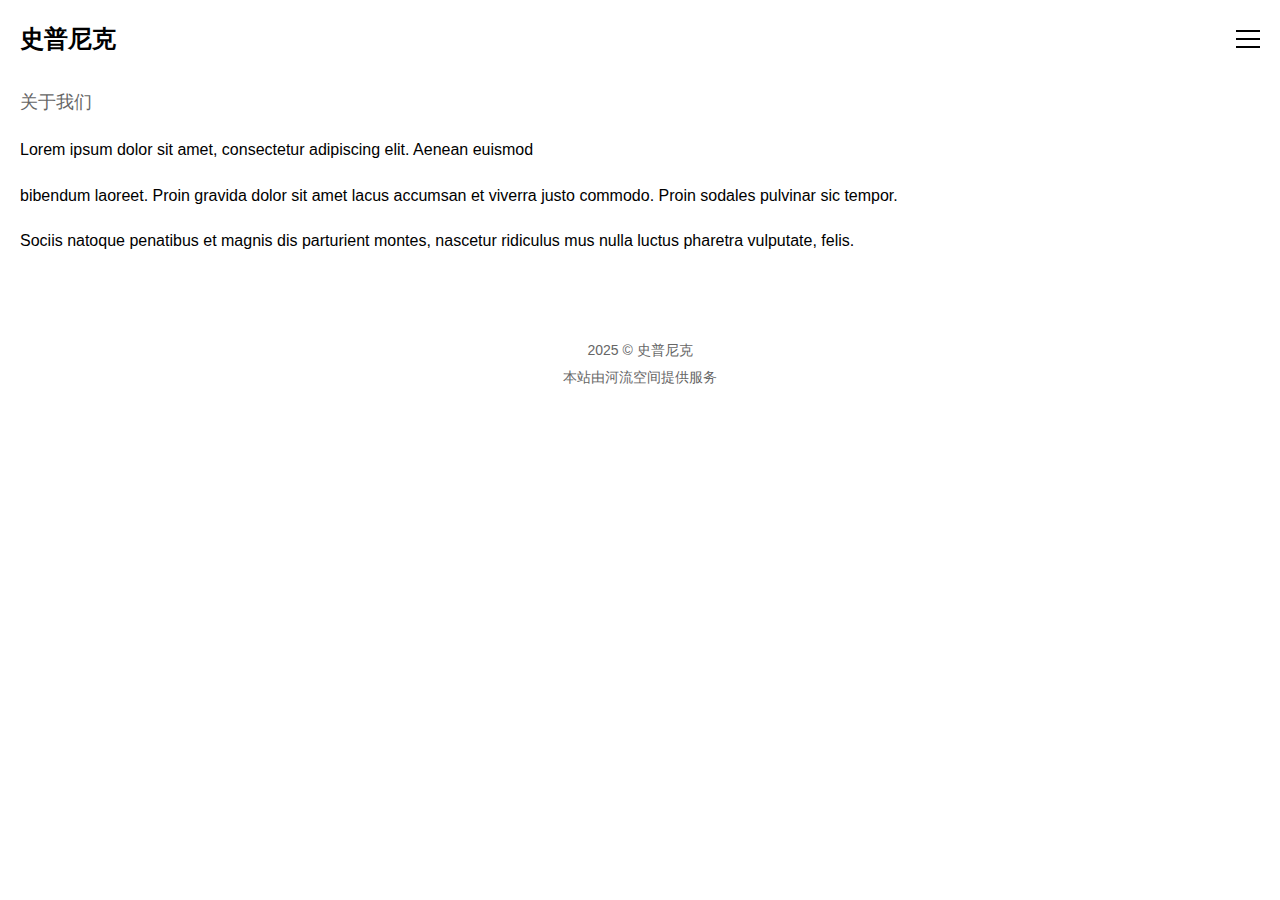
<file: about.html>
<!DOCTYPE html>
<html lang="zh">
<head>
    <meta charset="UTF-8">
    <meta name="viewport" content="width=device-width, initial-scale=1.0">
    <title>关于我们 - 史普尼克</title>
    <link rel="stylesheet" href="styles/styles.css">
</head>
<body>
    <div class="container">
        <div id="header-container"></div>

        <main>
            <div class="page-content">
                <h2>关于我们</h2>
                <p>Lorem ipsum dolor sit amet, consectetur adipiscing elit. Aenean euismod</p>
                <p>bibendum laoreet. Proin gravida dolor sit amet lacus accumsan et viverra justo commodo. Proin sodales pulvinar sic tempor.</p>
                <p>Sociis natoque penatibus et magnis dis parturient montes, nascetur ridiculus mus nulla luctus pharetra vulputate, felis.</p>
            </div>
        </main>

        <div id="footer-container"></div>
    </div>
    <script src="js/app.js"></script>
</body>
</html>
</file>
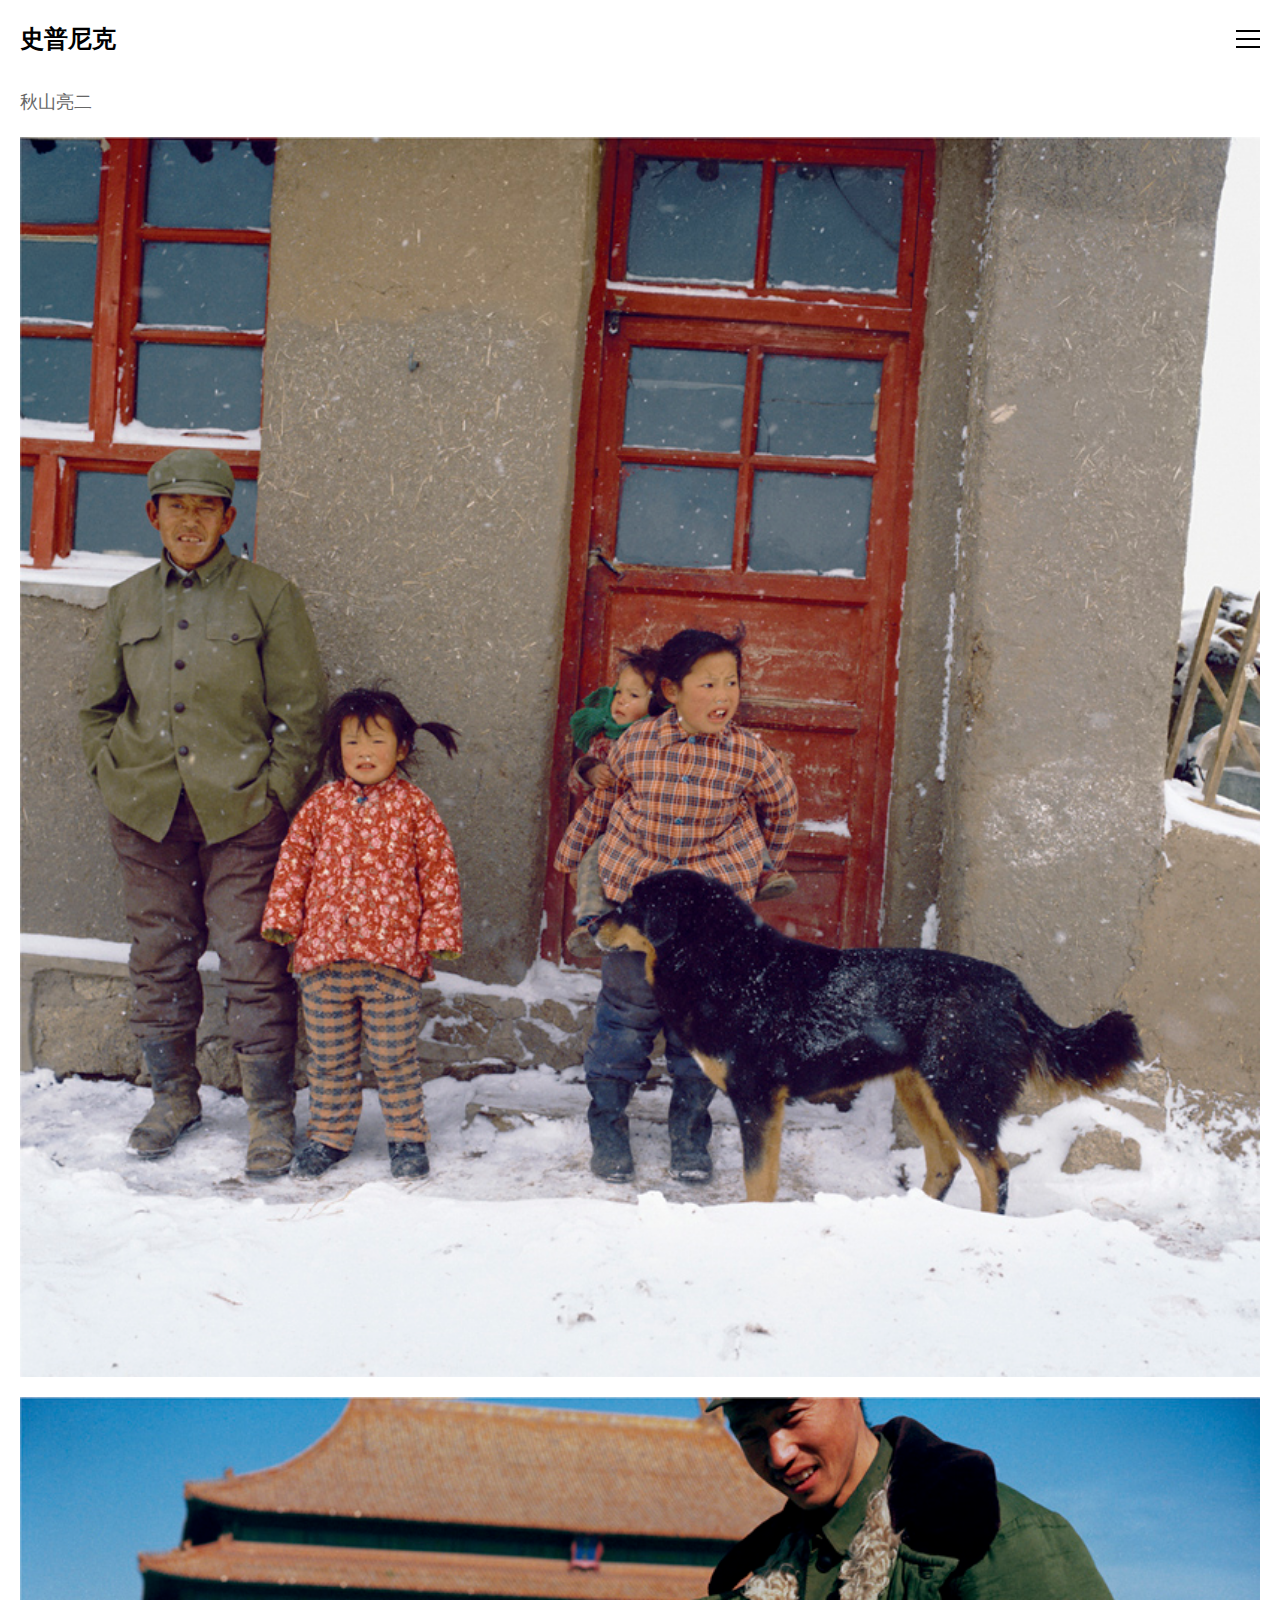
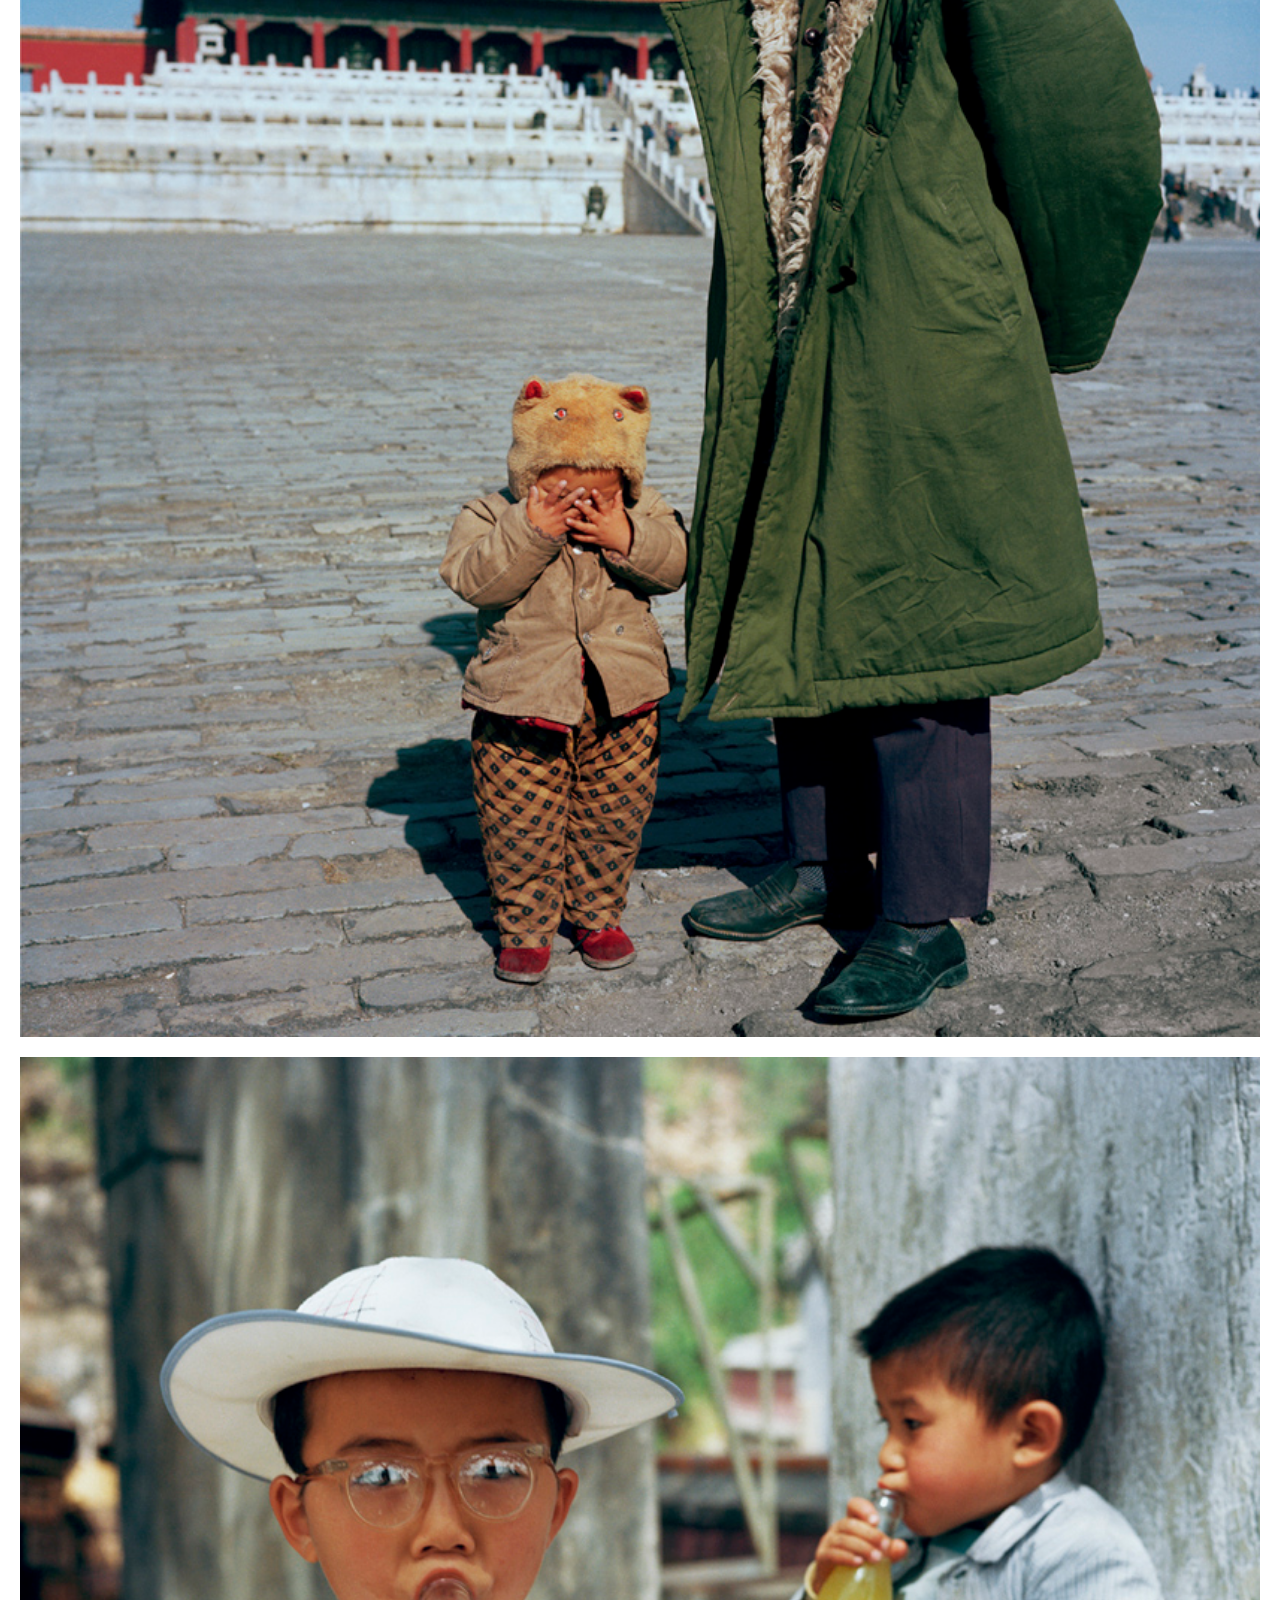
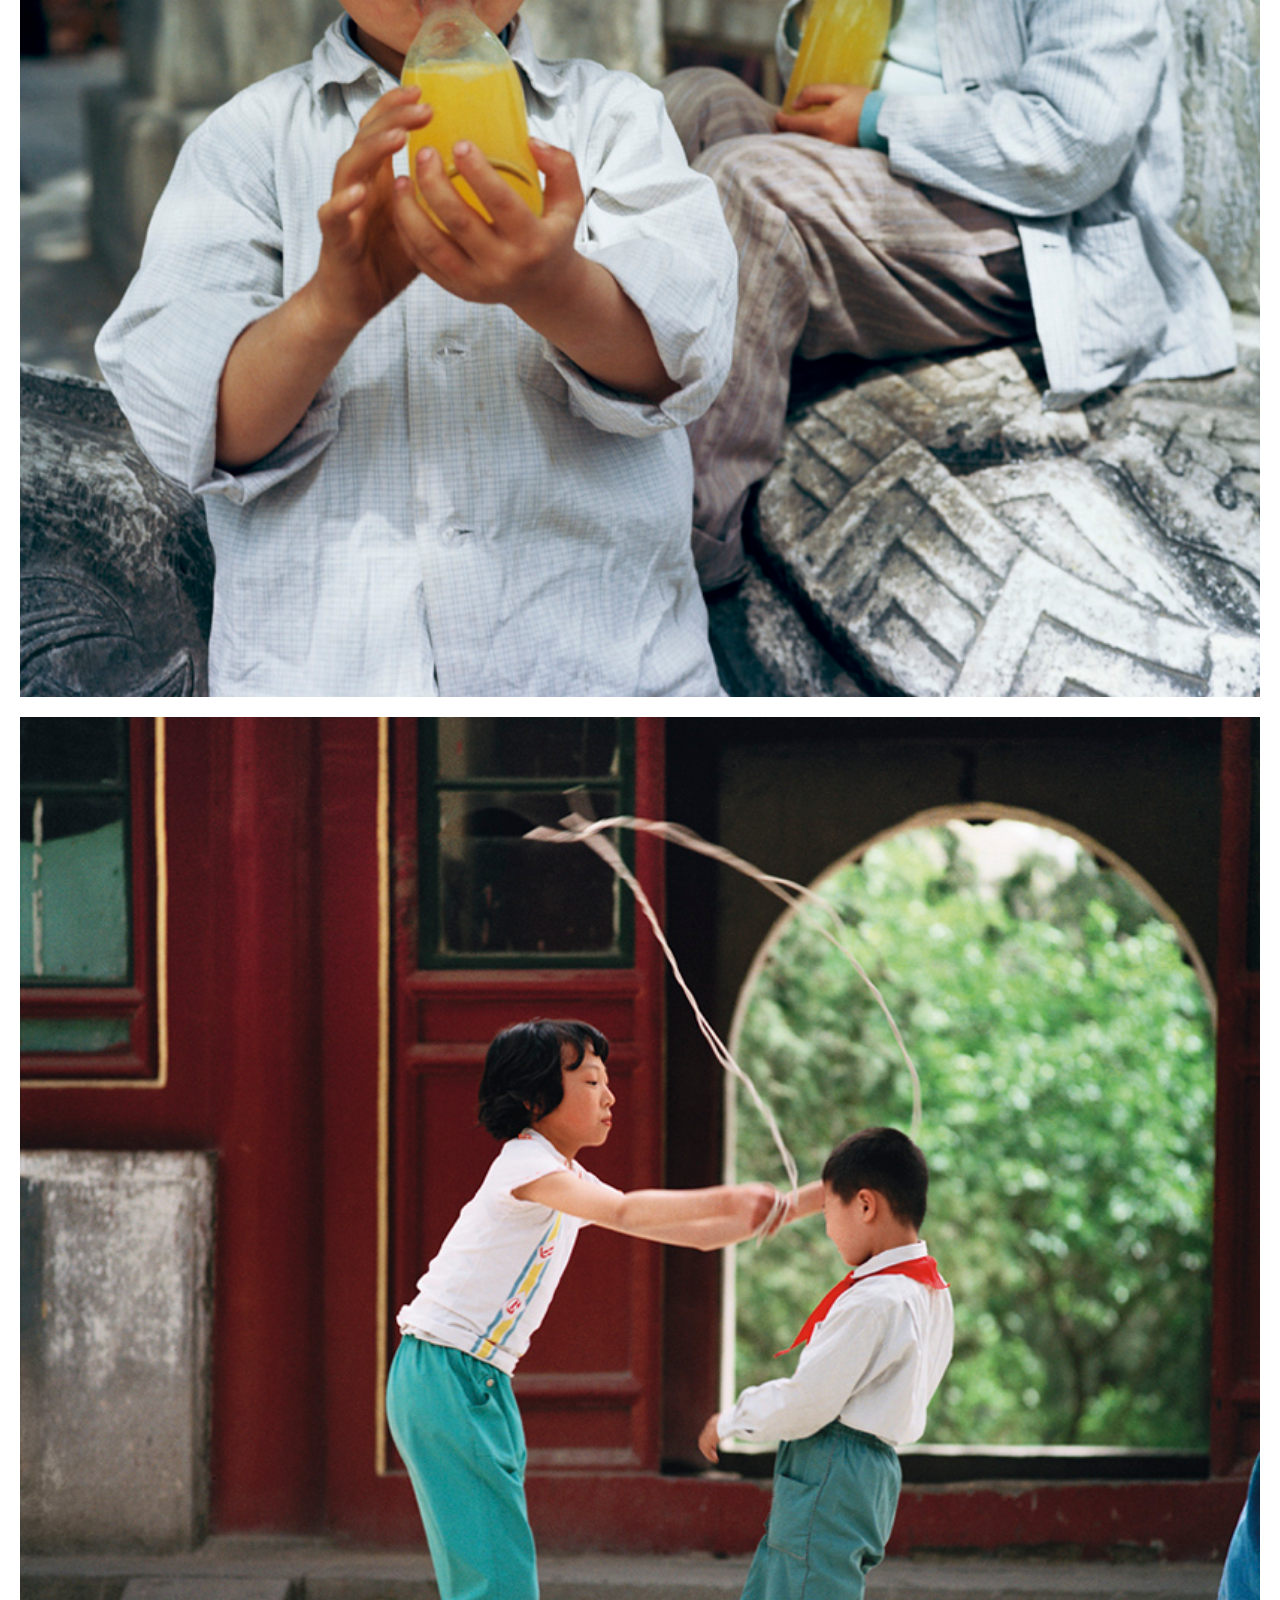
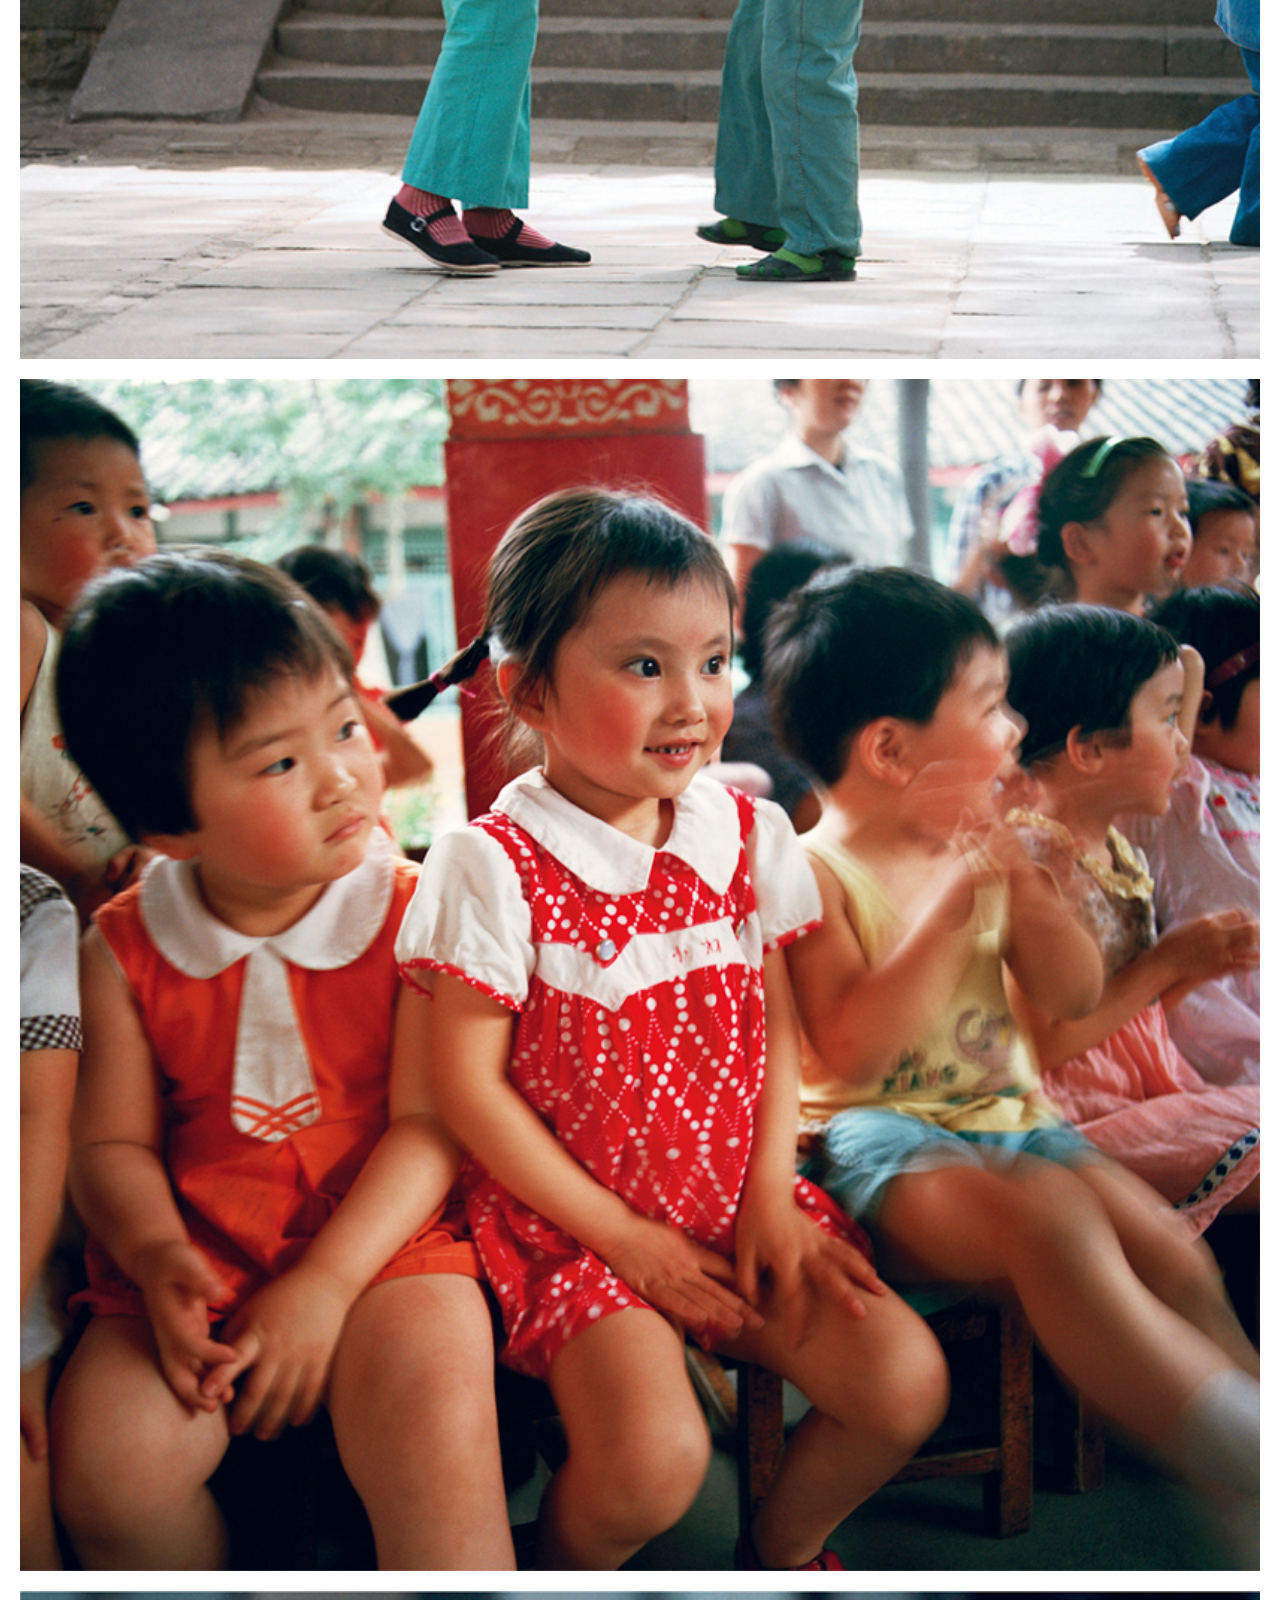
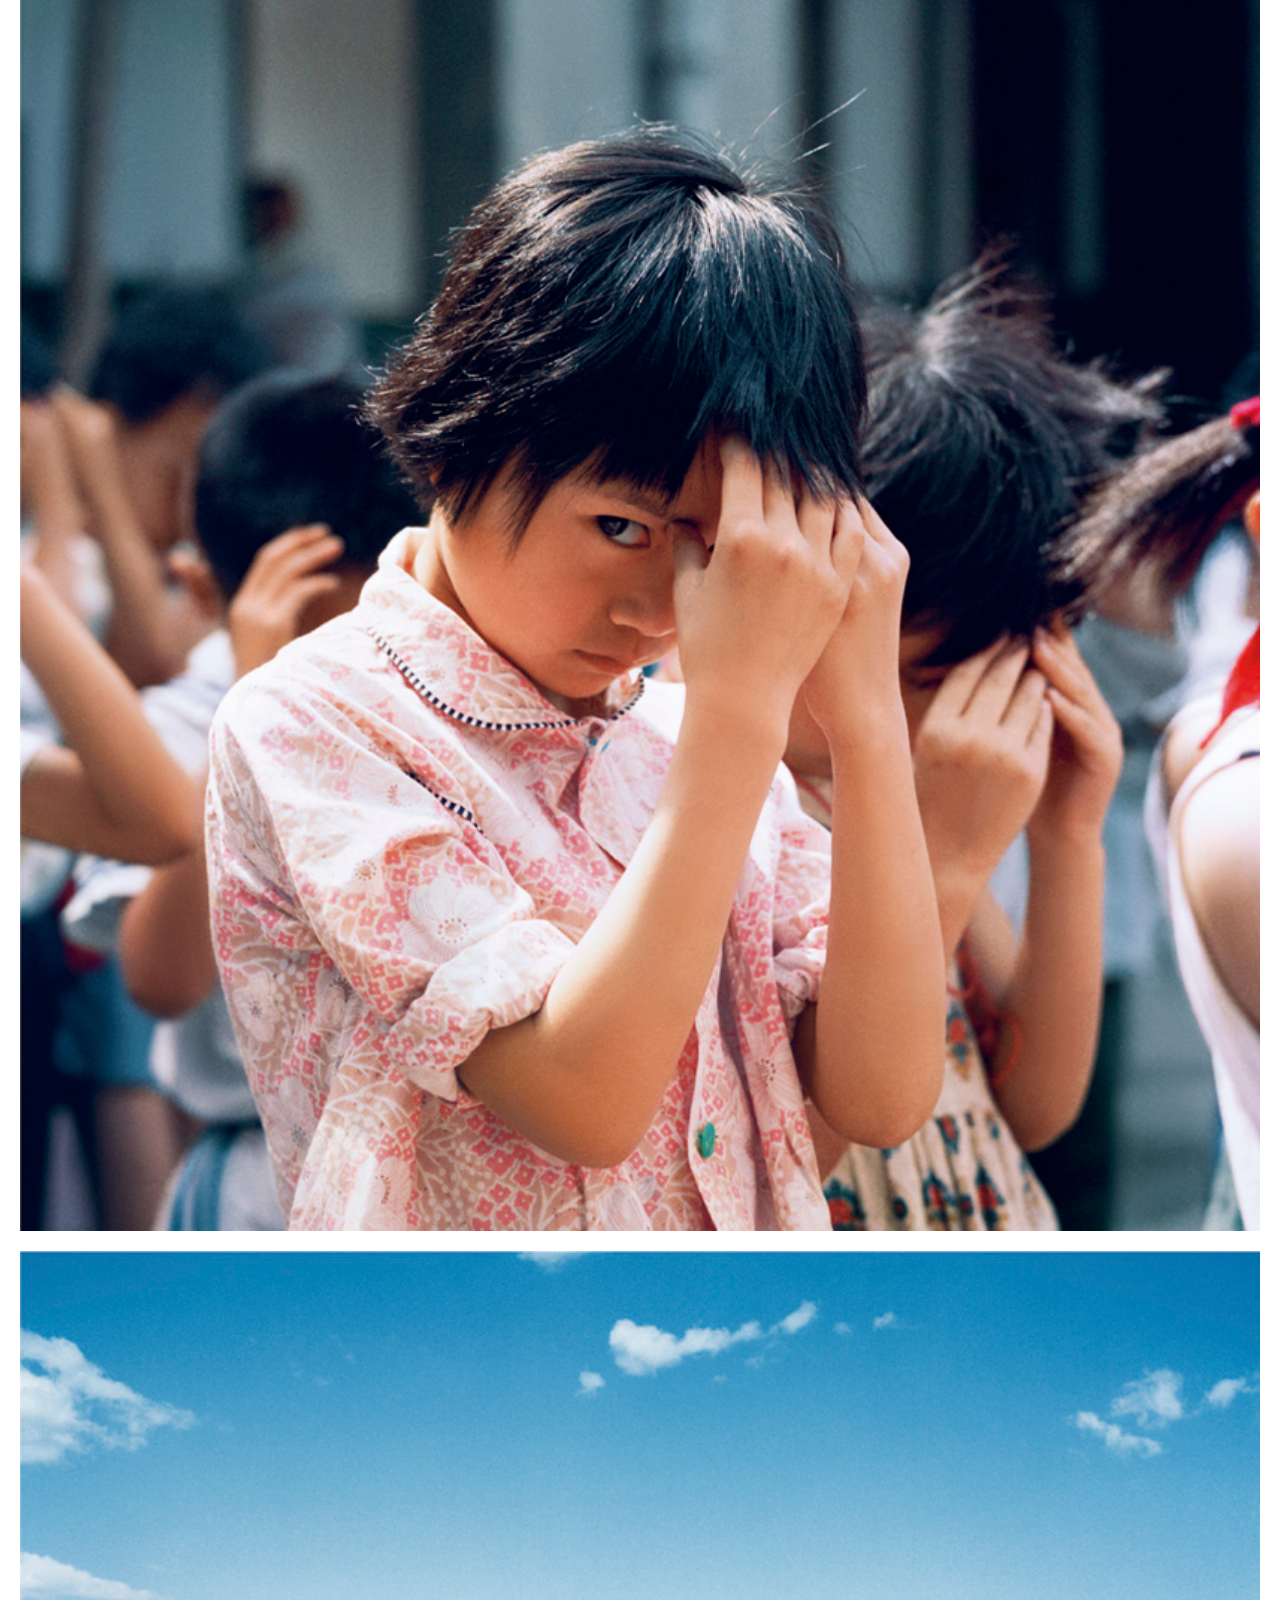
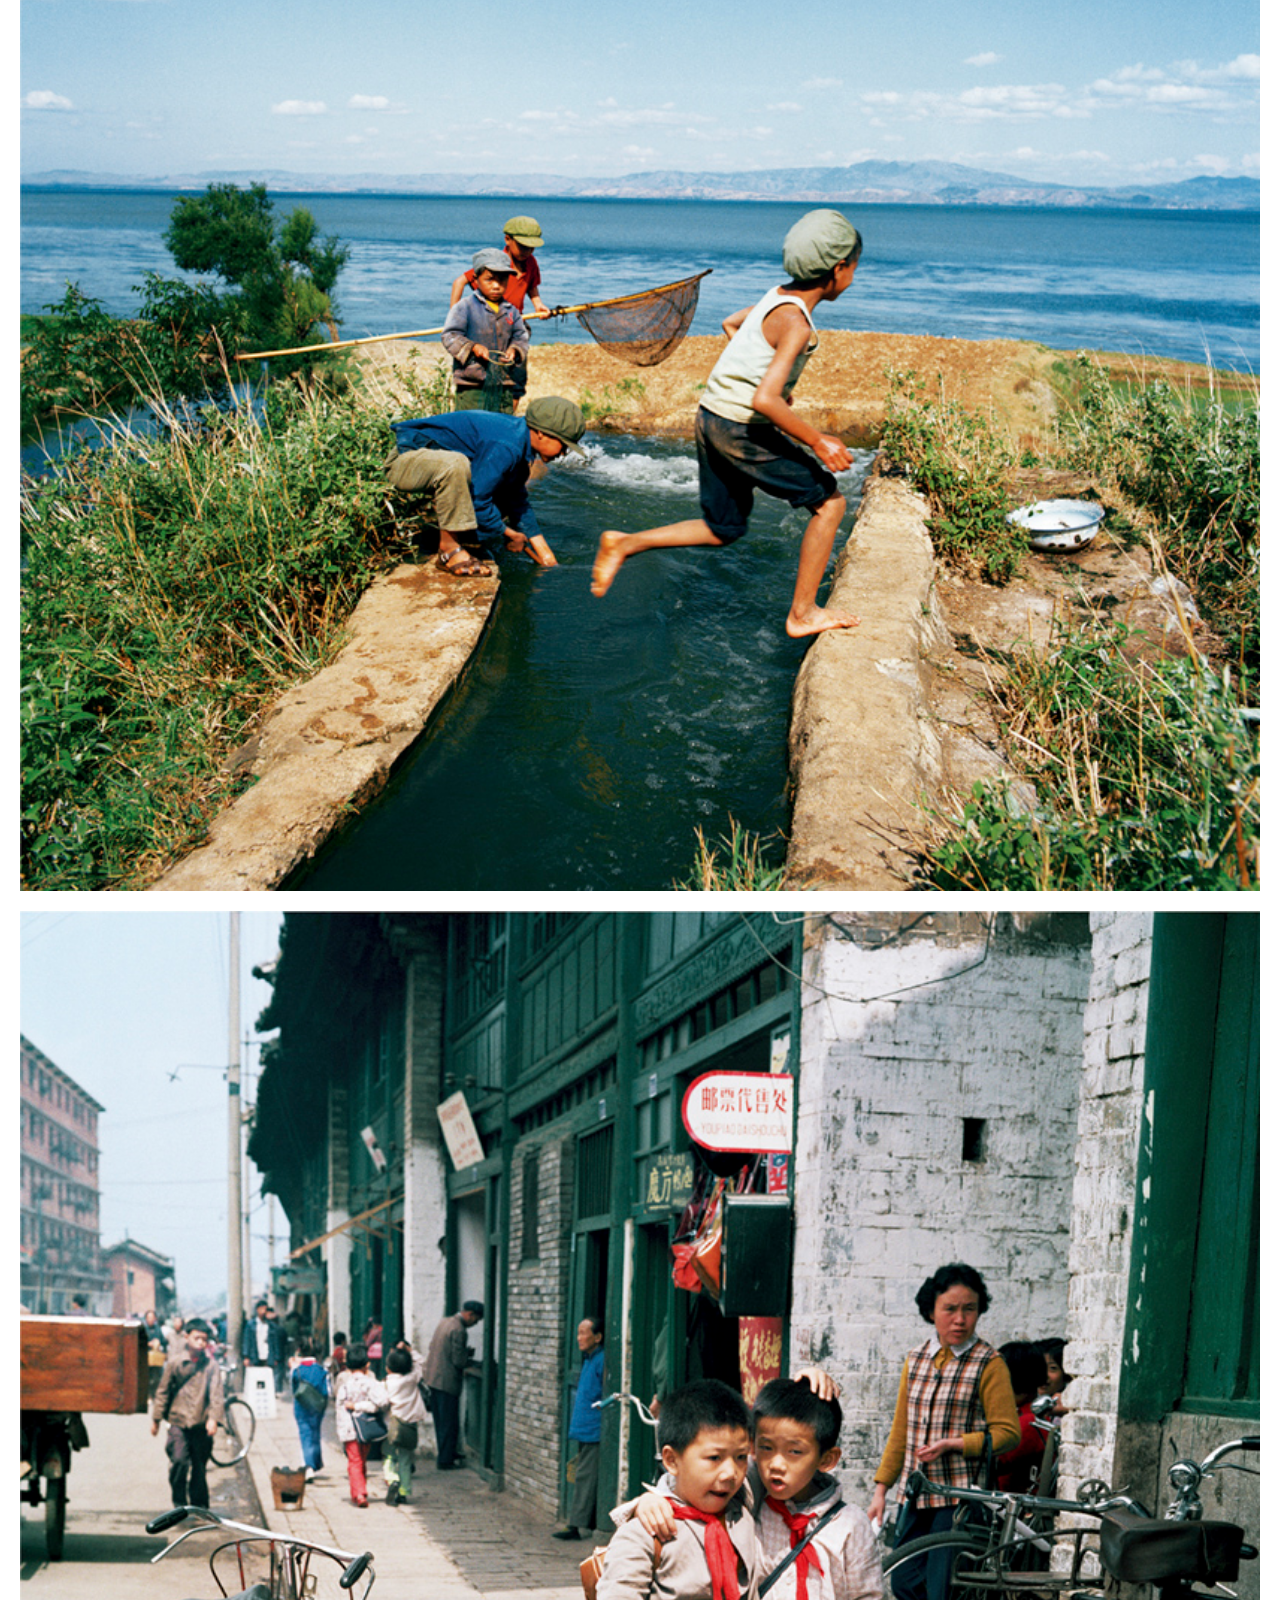
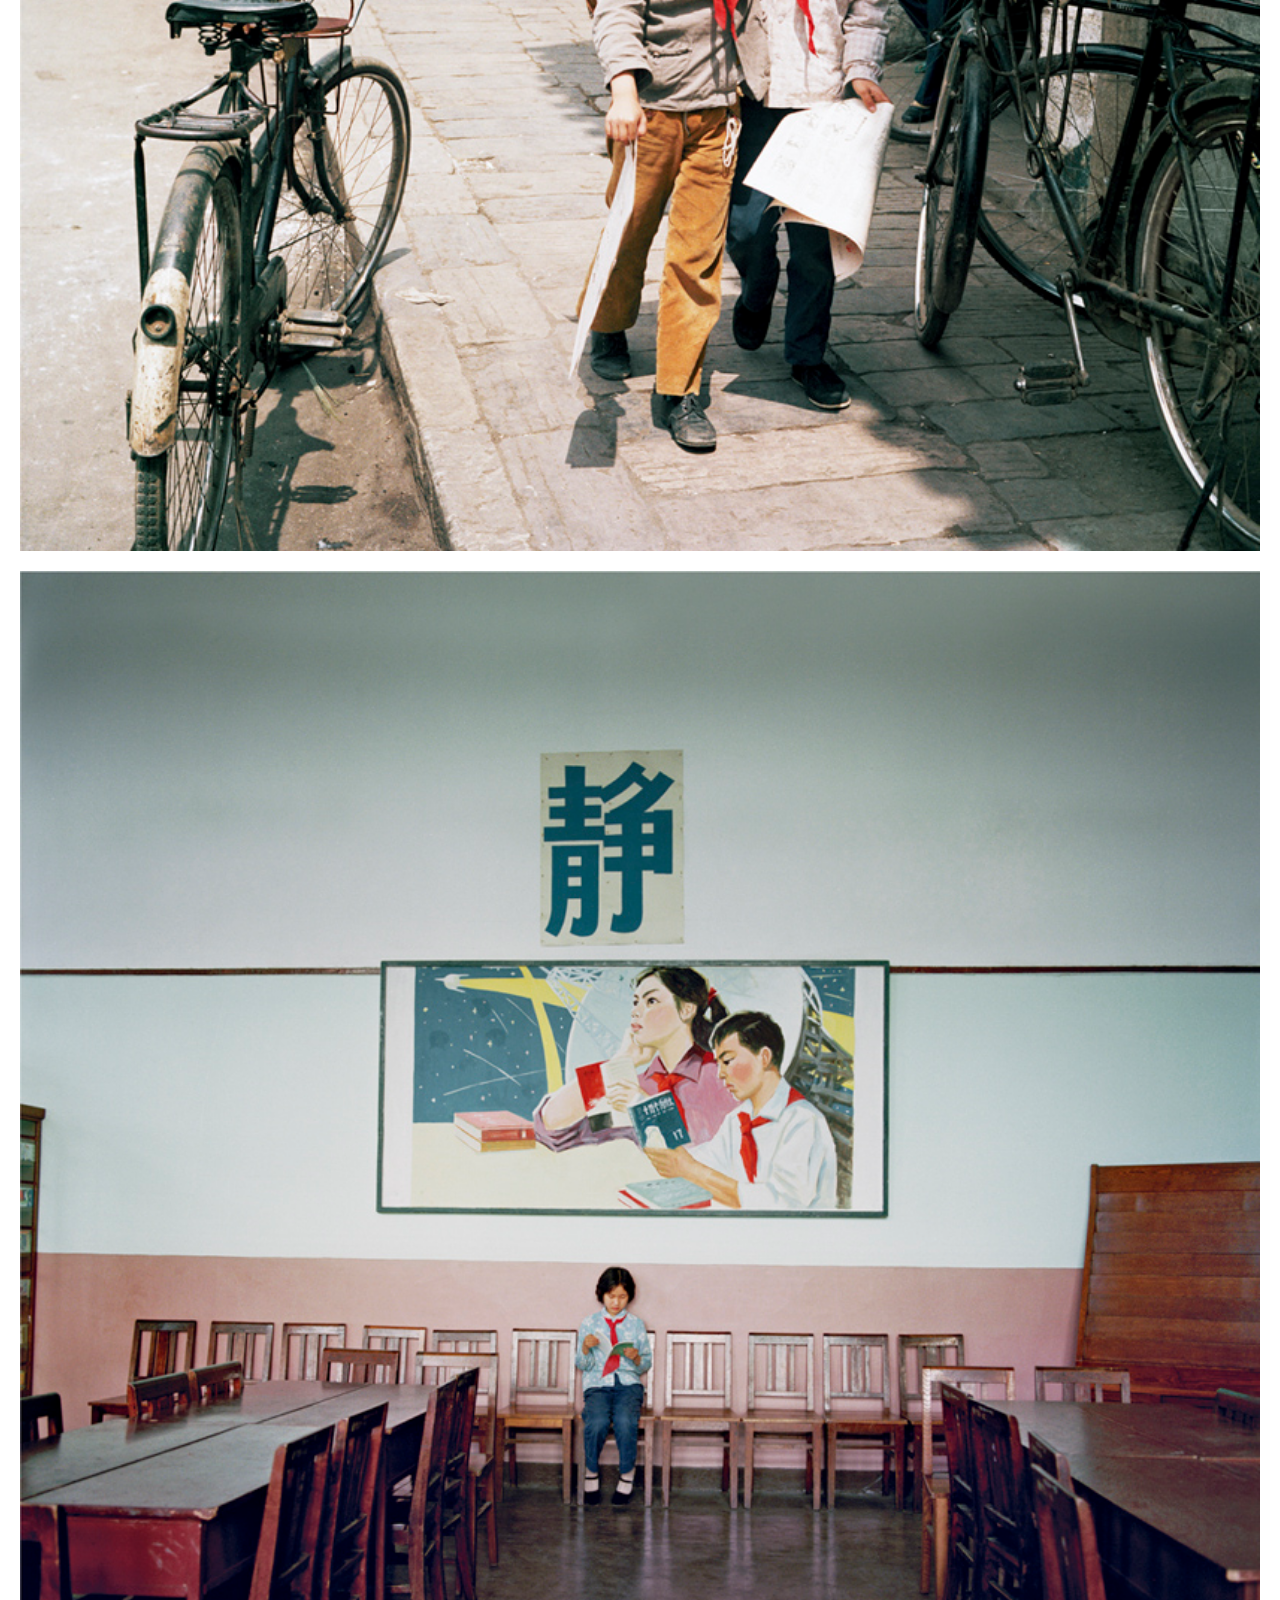
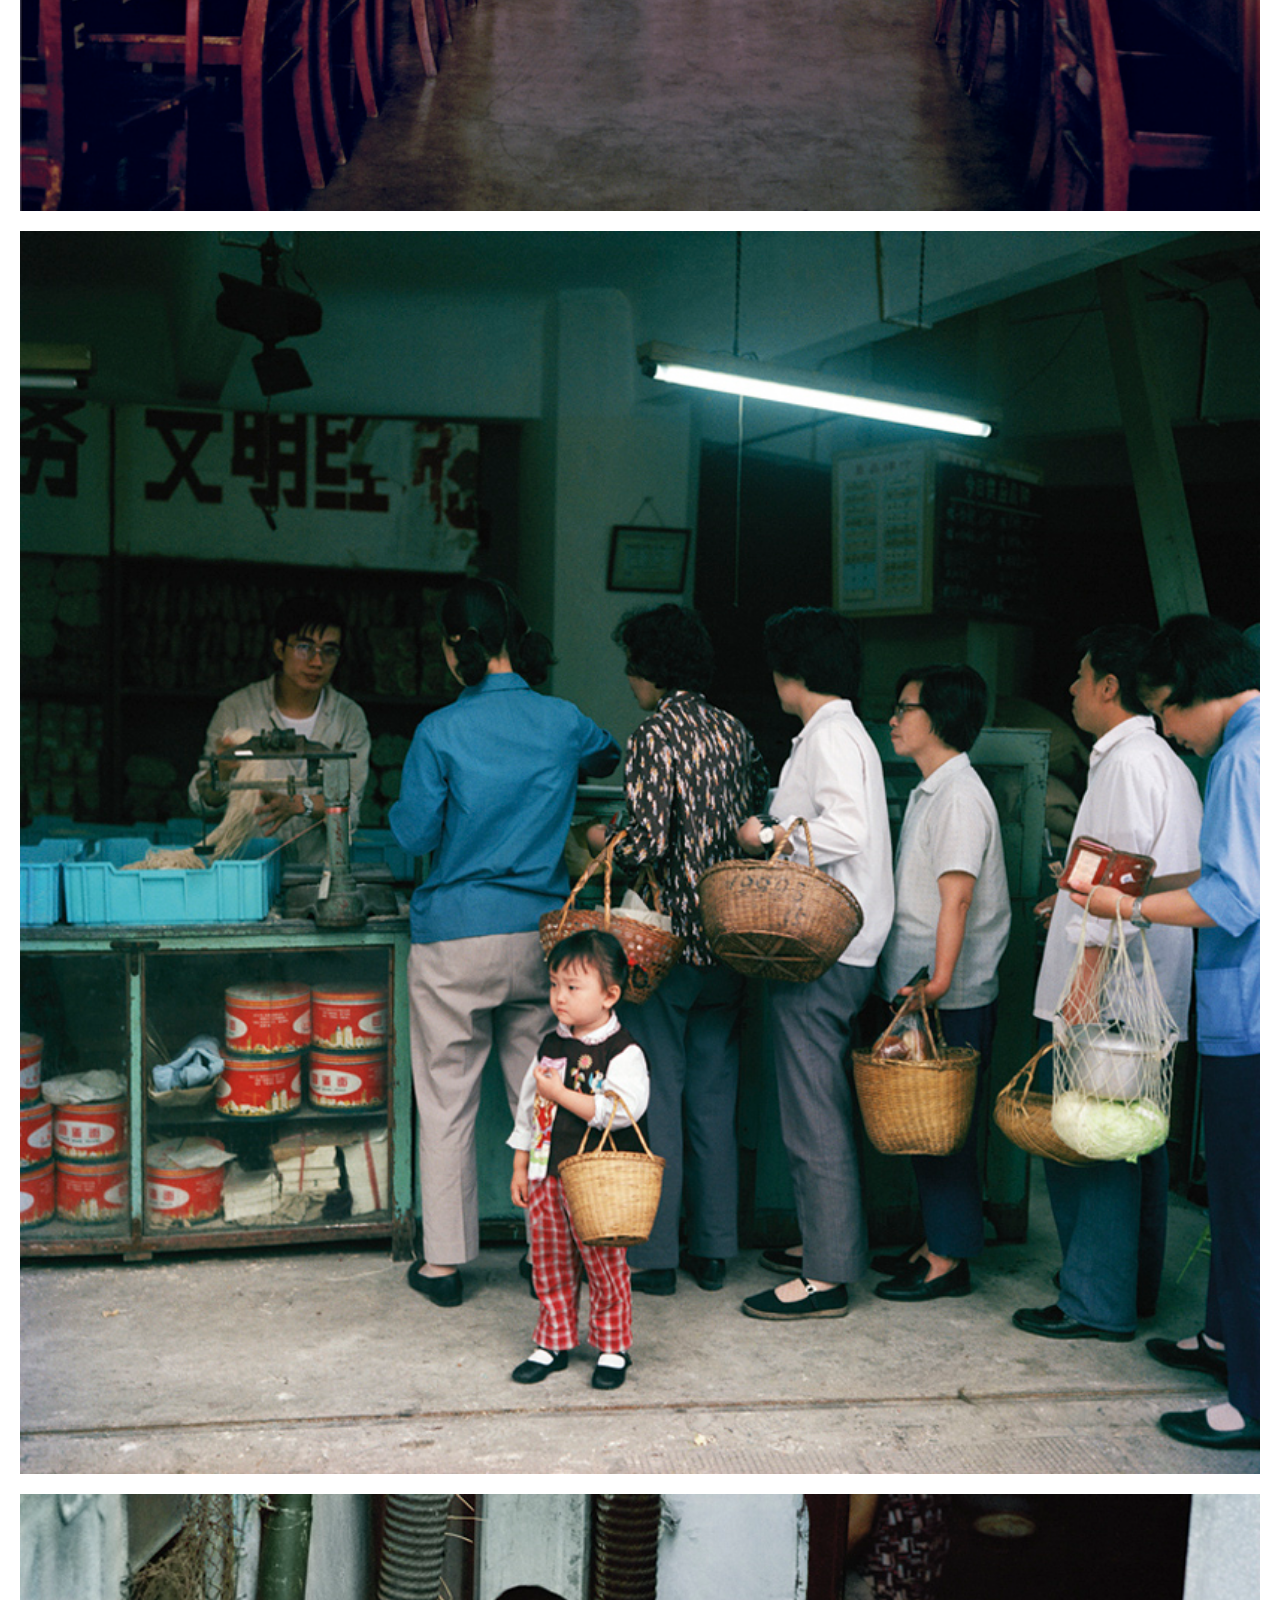
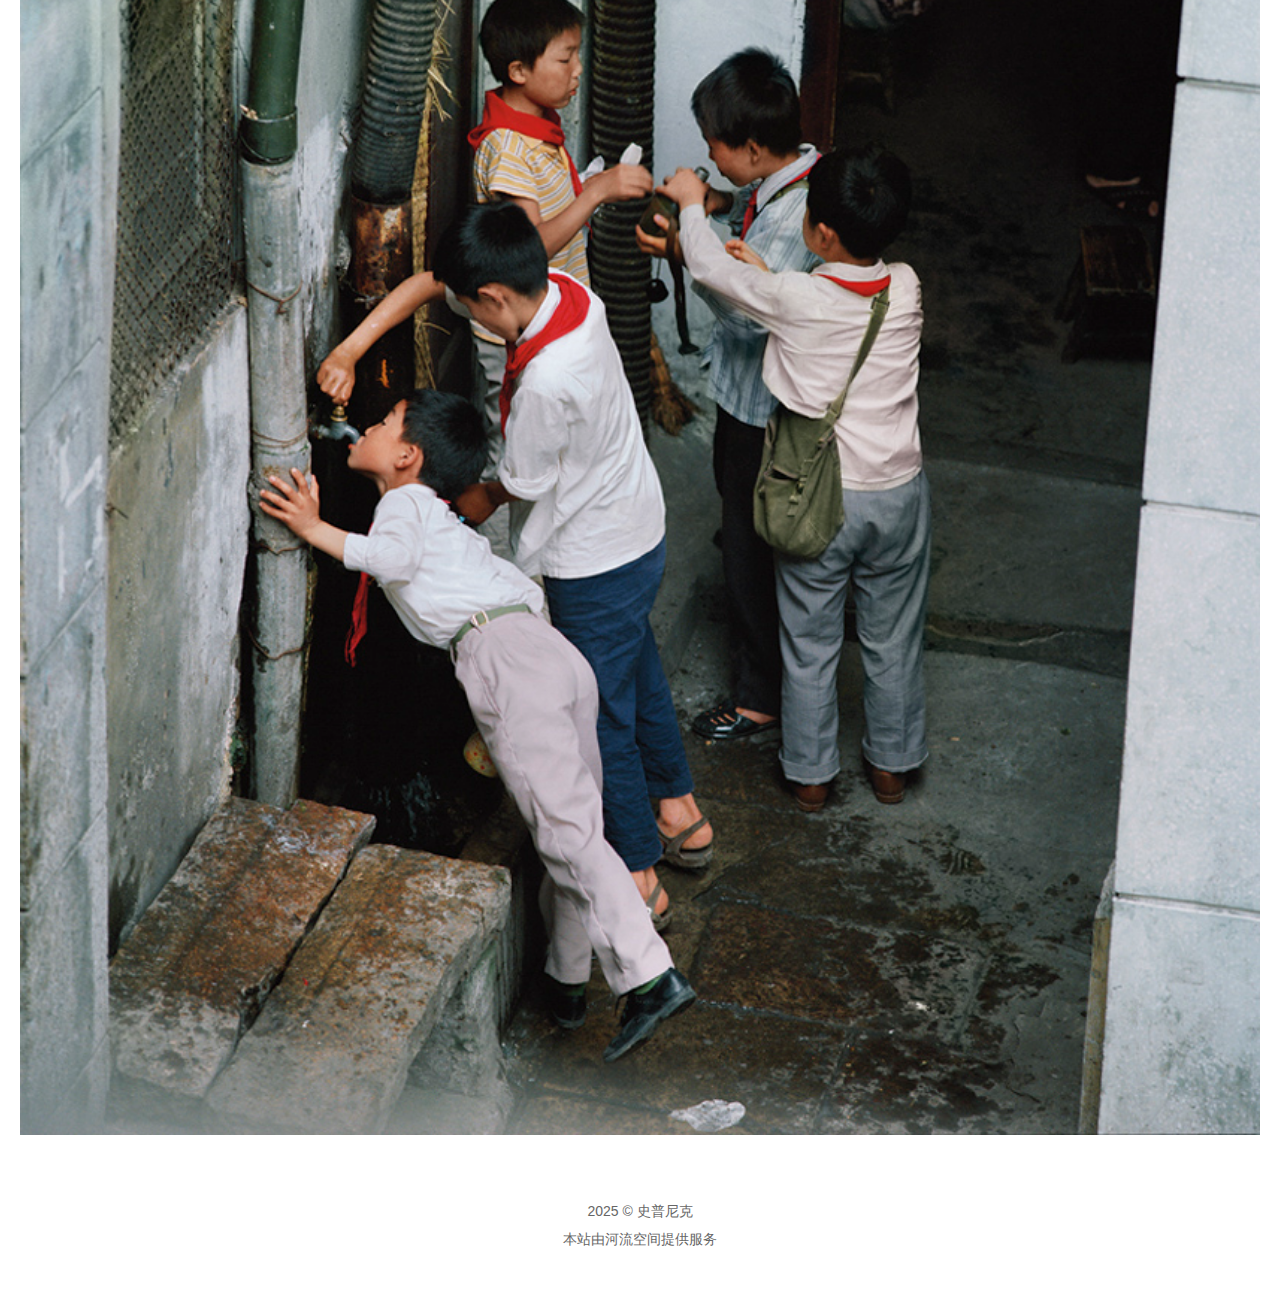
<file: akiyama.html>
<!DOCTYPE html>
<html lang="zh">
<head>
    <meta charset="UTF-8">
    <meta name="viewport" content="width=device-width, initial-scale=1.0">
    <title>秋山亮二 - 史普尼克</title>
    <link rel="stylesheet" href="styles/styles.css">
</head>
<body>
    <div class="container">
        <div id="header-container"></div>

        <main>
            <div class="page-content">
                <h2>秋山亮二</h2>
                <ul>
                    <li><img src="img/a_2.jpg"></li>
                    <li><img src="img/a_4.jpg"></li>
                    <li><img src="img/a_6.jpg"></li>
                    <li><img src="img/a_8.jpg"></li>
                    <li><img src="img/a_10.jpg"></li>
                    <li><img src="img/a_12.jpg"></li>
                    <li><img src="img/a_14.jpg"></li>
                    <li><img src="img/a_16.jpg"></li>
                    <li><img src="img/a_18.jpg"></li>
                    <li><img src="img/a_20.jpg"></li>
                    <li><img src="img/a_22.jpg"></li>
                </ul>
            </div>
        </main>

        <div id="footer-container"></div>
    </div>
    <script src="js/app.js"></script>  <!-- 修正后的路径 -->
</body>
</html>
</file>
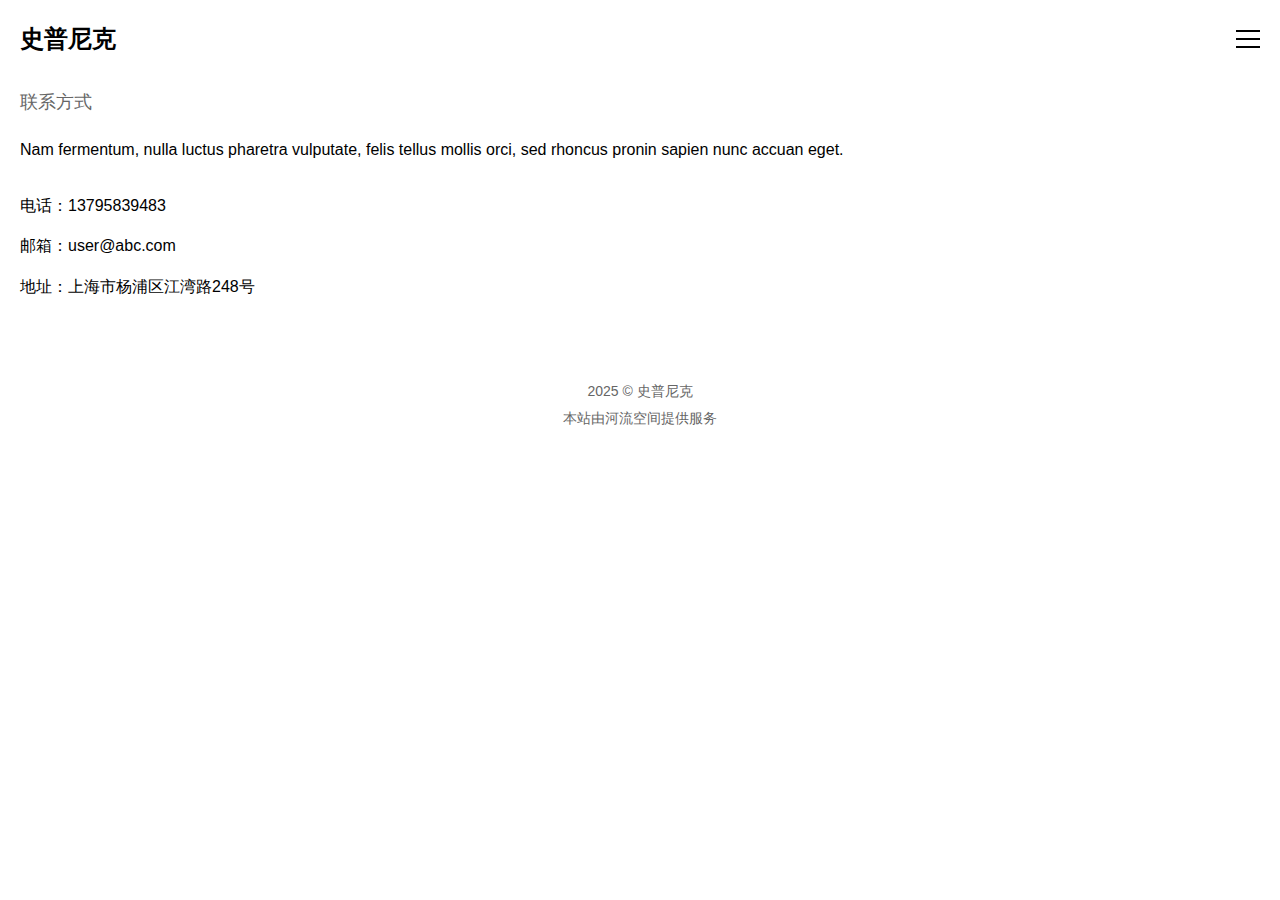
<file: contact.html>
<!DOCTYPE html>
<html lang="zh">
<head>
    <meta charset="UTF-8">
    <meta name="viewport" content="width=device-width, initial-scale=1.0">
    <title>联系方式 - 史普尼克</title>
    <link rel="stylesheet" href="styles/styles.css">
</head>
<body>
    <div class="container">
        <div id="header-container"></div>

        <main>
            <div class="page-content">
                <h2>联系方式</h2>
                <p>Nam fermentum, nulla luctus pharetra vulputate, felis tellus mollis orci, sed rhoncus pronin sapien nunc accuan eget.</p>
                <div class="contact-info">
                    <p>电话：13795839483</p>
                    <p>邮箱：user@abc.com</p>
                    <p>地址：上海市杨浦区江湾路248号</p>
                </div>
            </div>
        </main>

        <div id="footer-container"></div>
    </div>
    <script src="js/app.js"></script>
</body>
</html>
</file>
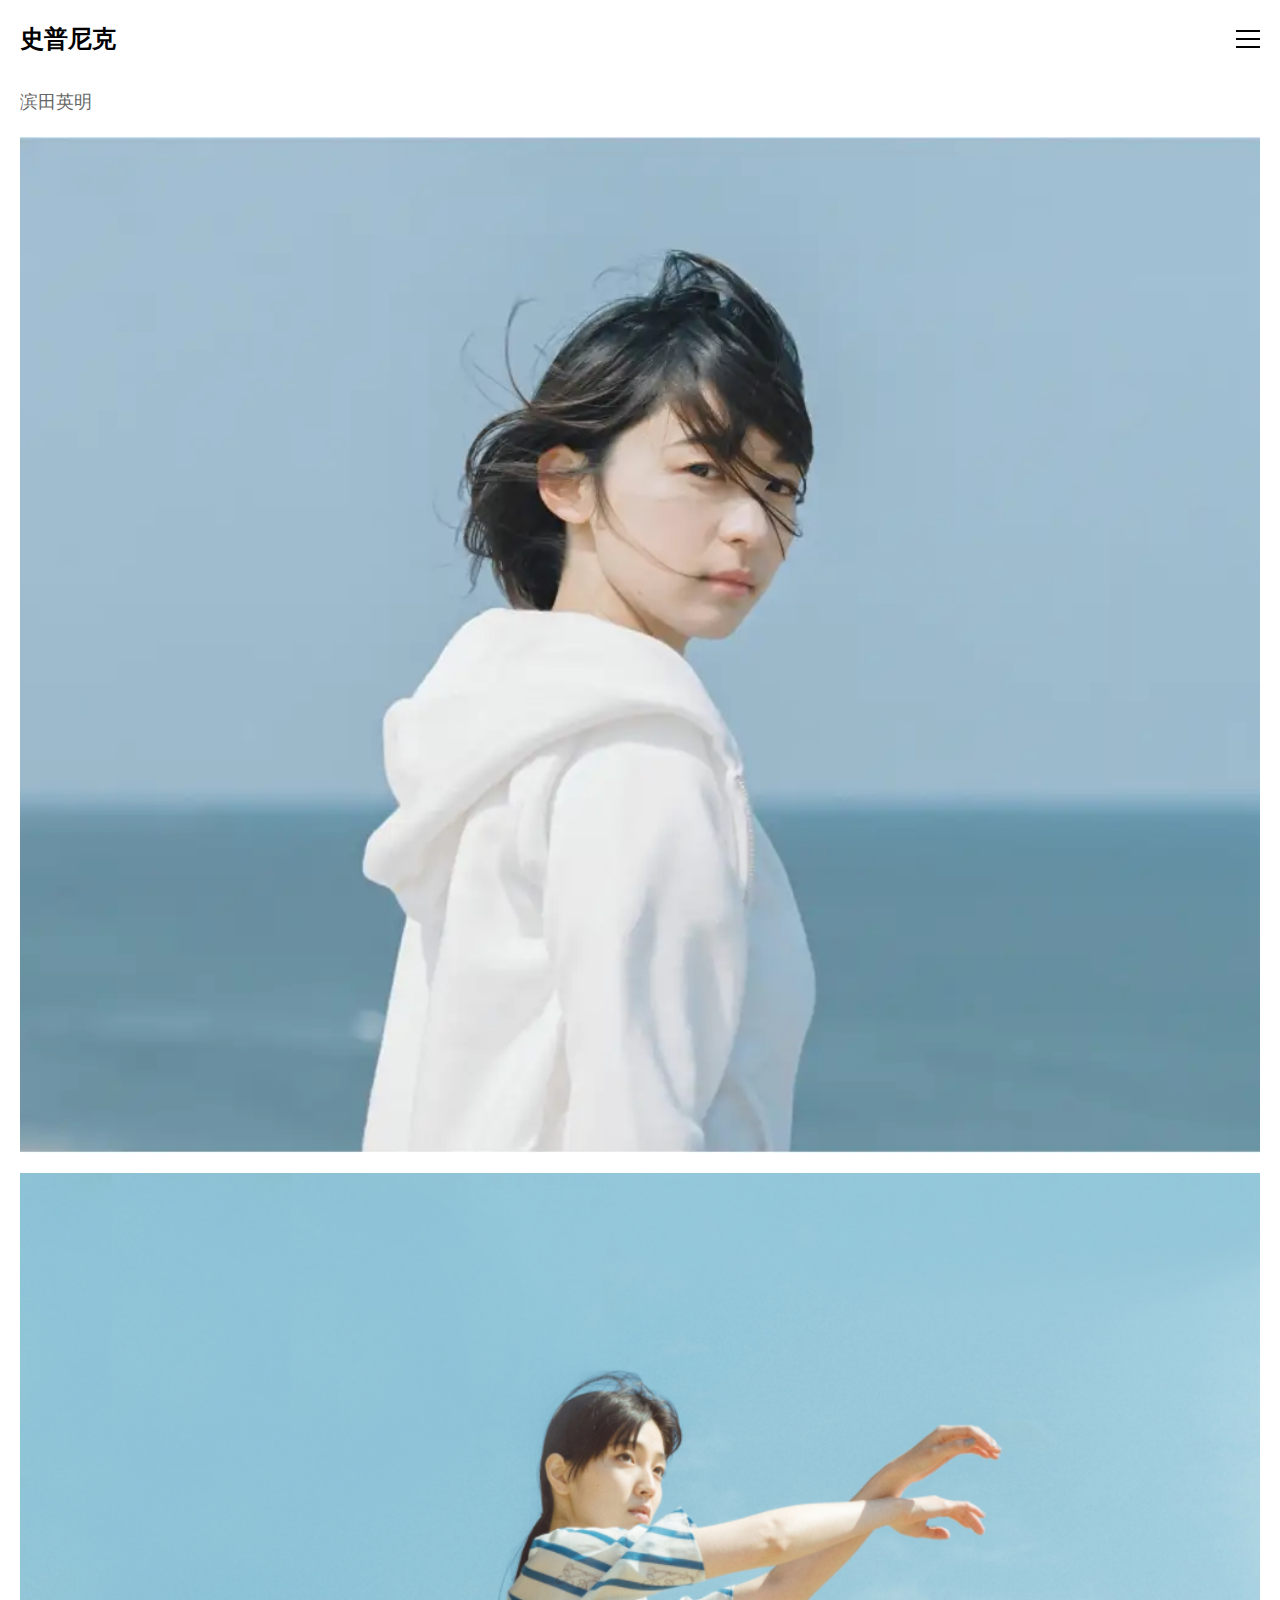
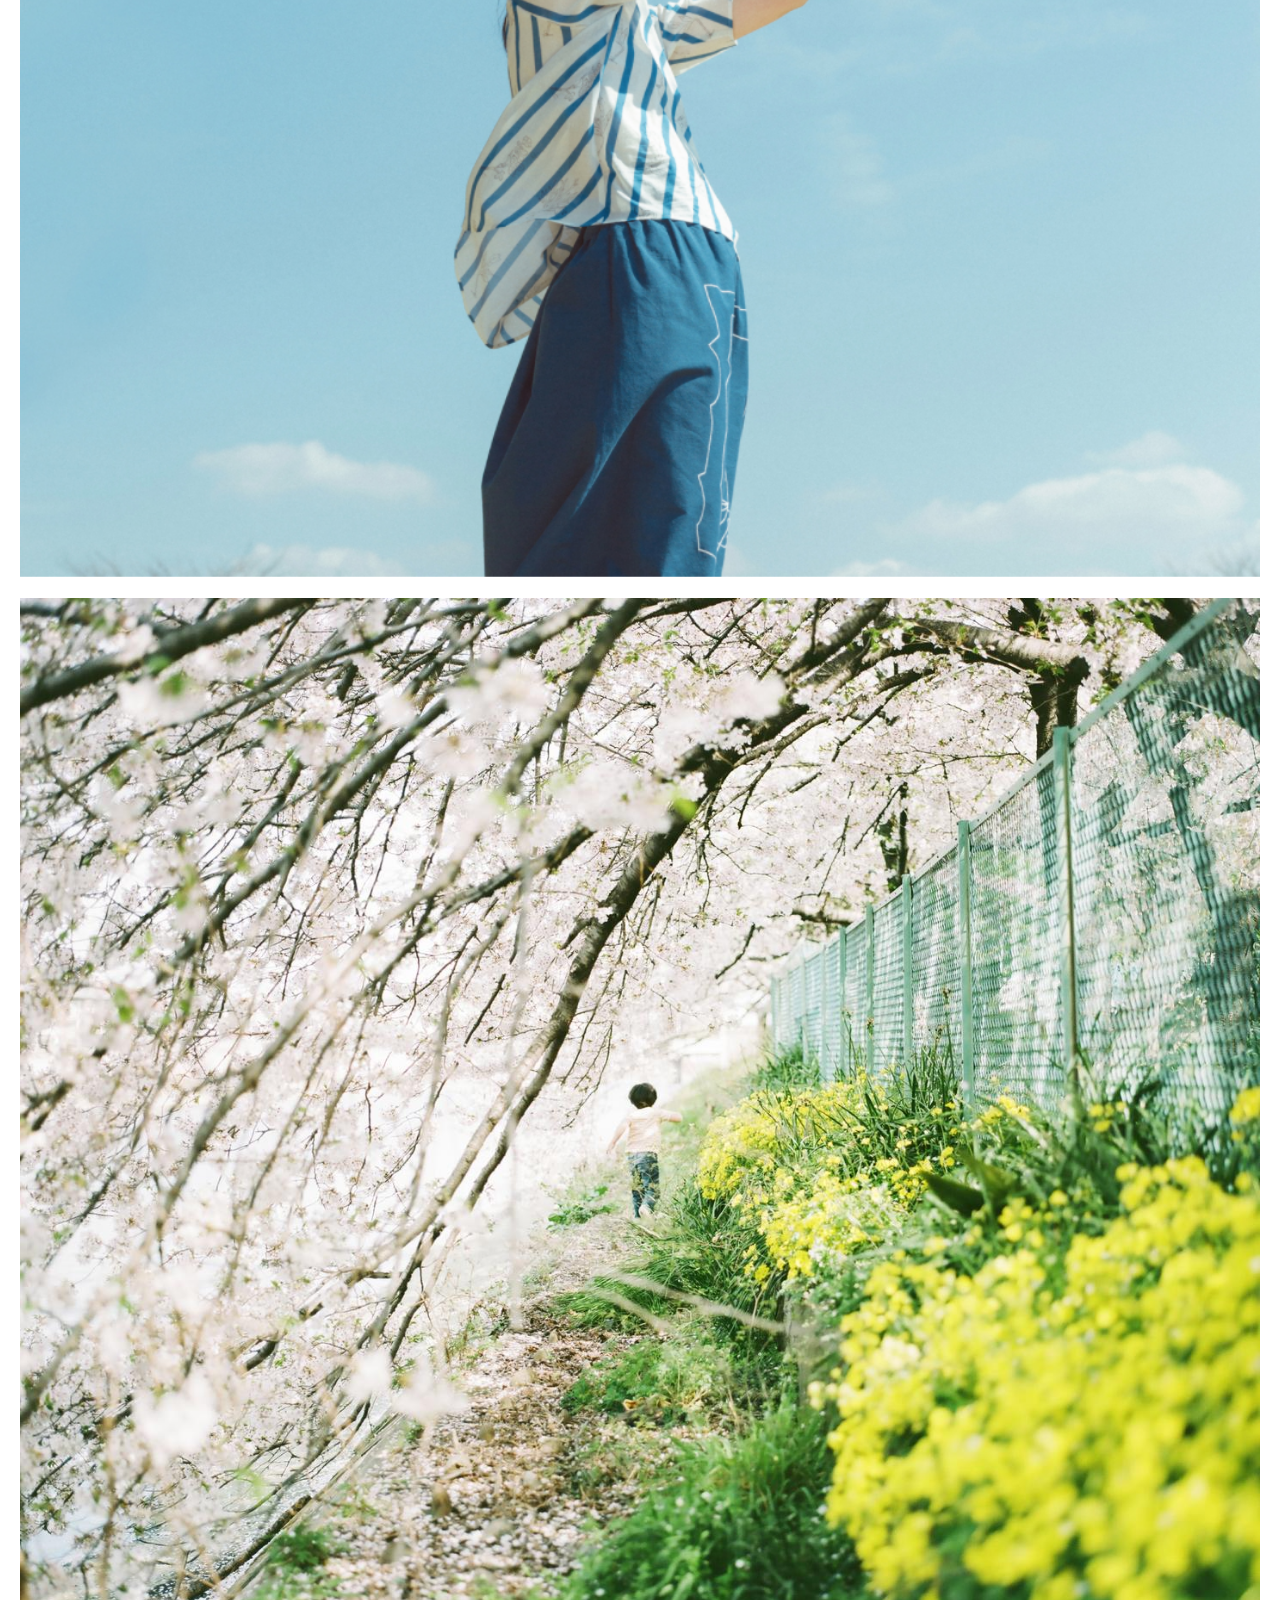
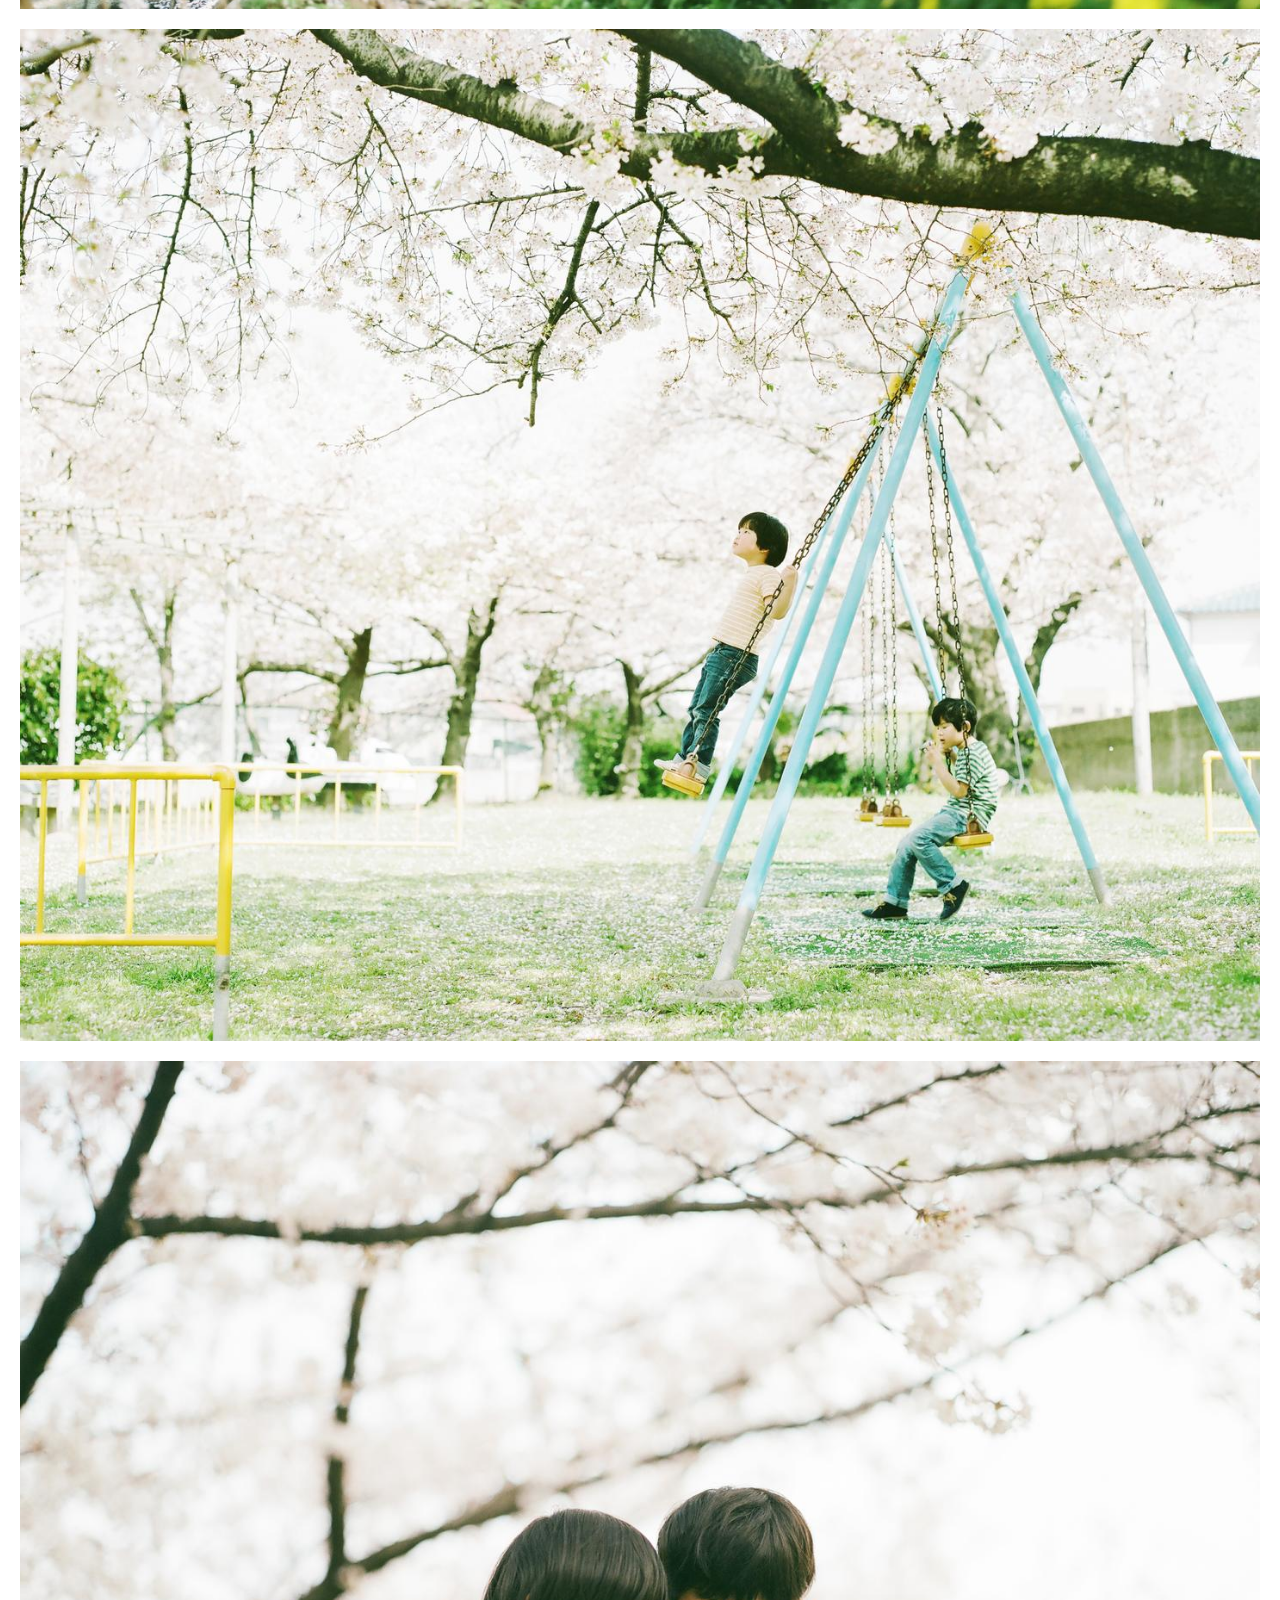
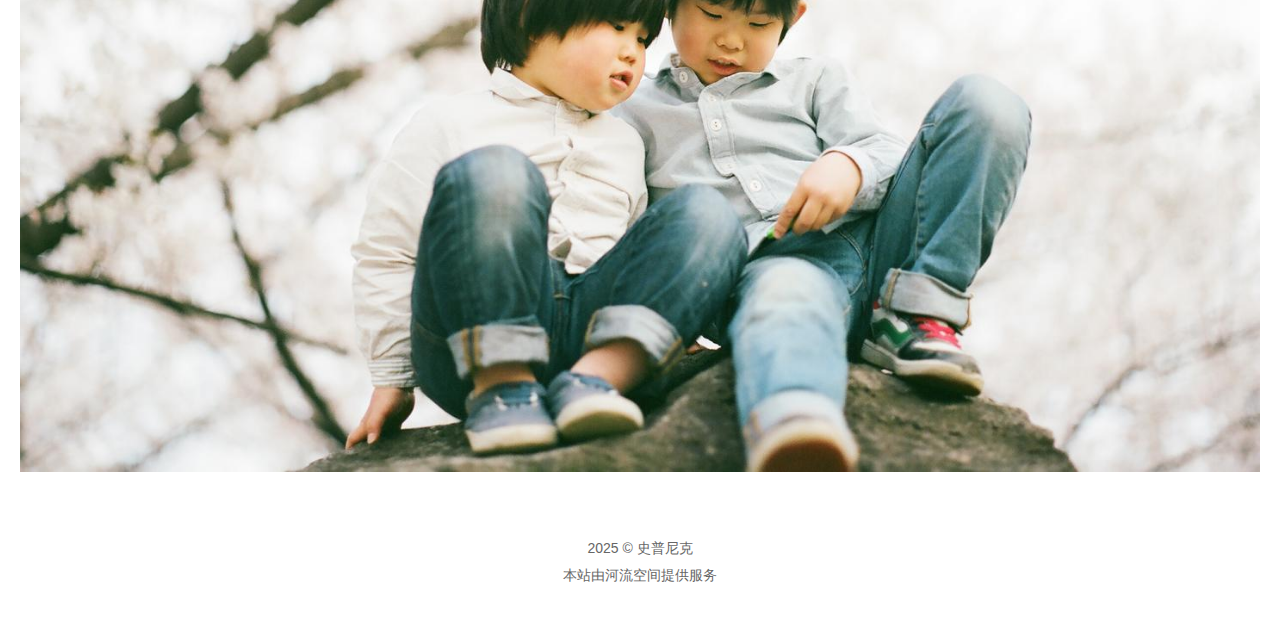
<file: hideaki.html>
<!DOCTYPE html>
<html lang="zh">
<head>
    <meta charset="UTF-8">
    <meta name="viewport" content="width=device-width, initial-scale=1.0">
    <title>滨田英明 - 史普尼克</title>
    <link rel="stylesheet" href="styles/styles.css">
</head>
<body>
    <div class="container">
        <div id="header-container"></div>

        <main>
            <div class="page-content">
                <h2>滨田英明</h2>
                <ul>
                    <li><img src="img/h_1.jpg"></li>
                    <li><img src="img/h_3.jpg"></li>
                    <li><img src="img/h_5.jpg"></li>
                    <li><img src="img/h_7.jpg"></li>
                    <li><img src="img/h_9.jpg"></li>
                </ul>
            </div>
        </main>

        <div id="footer-container"></div>
    </div>
    <script src="js/app.js"></script>
</body>
</html>
</file>
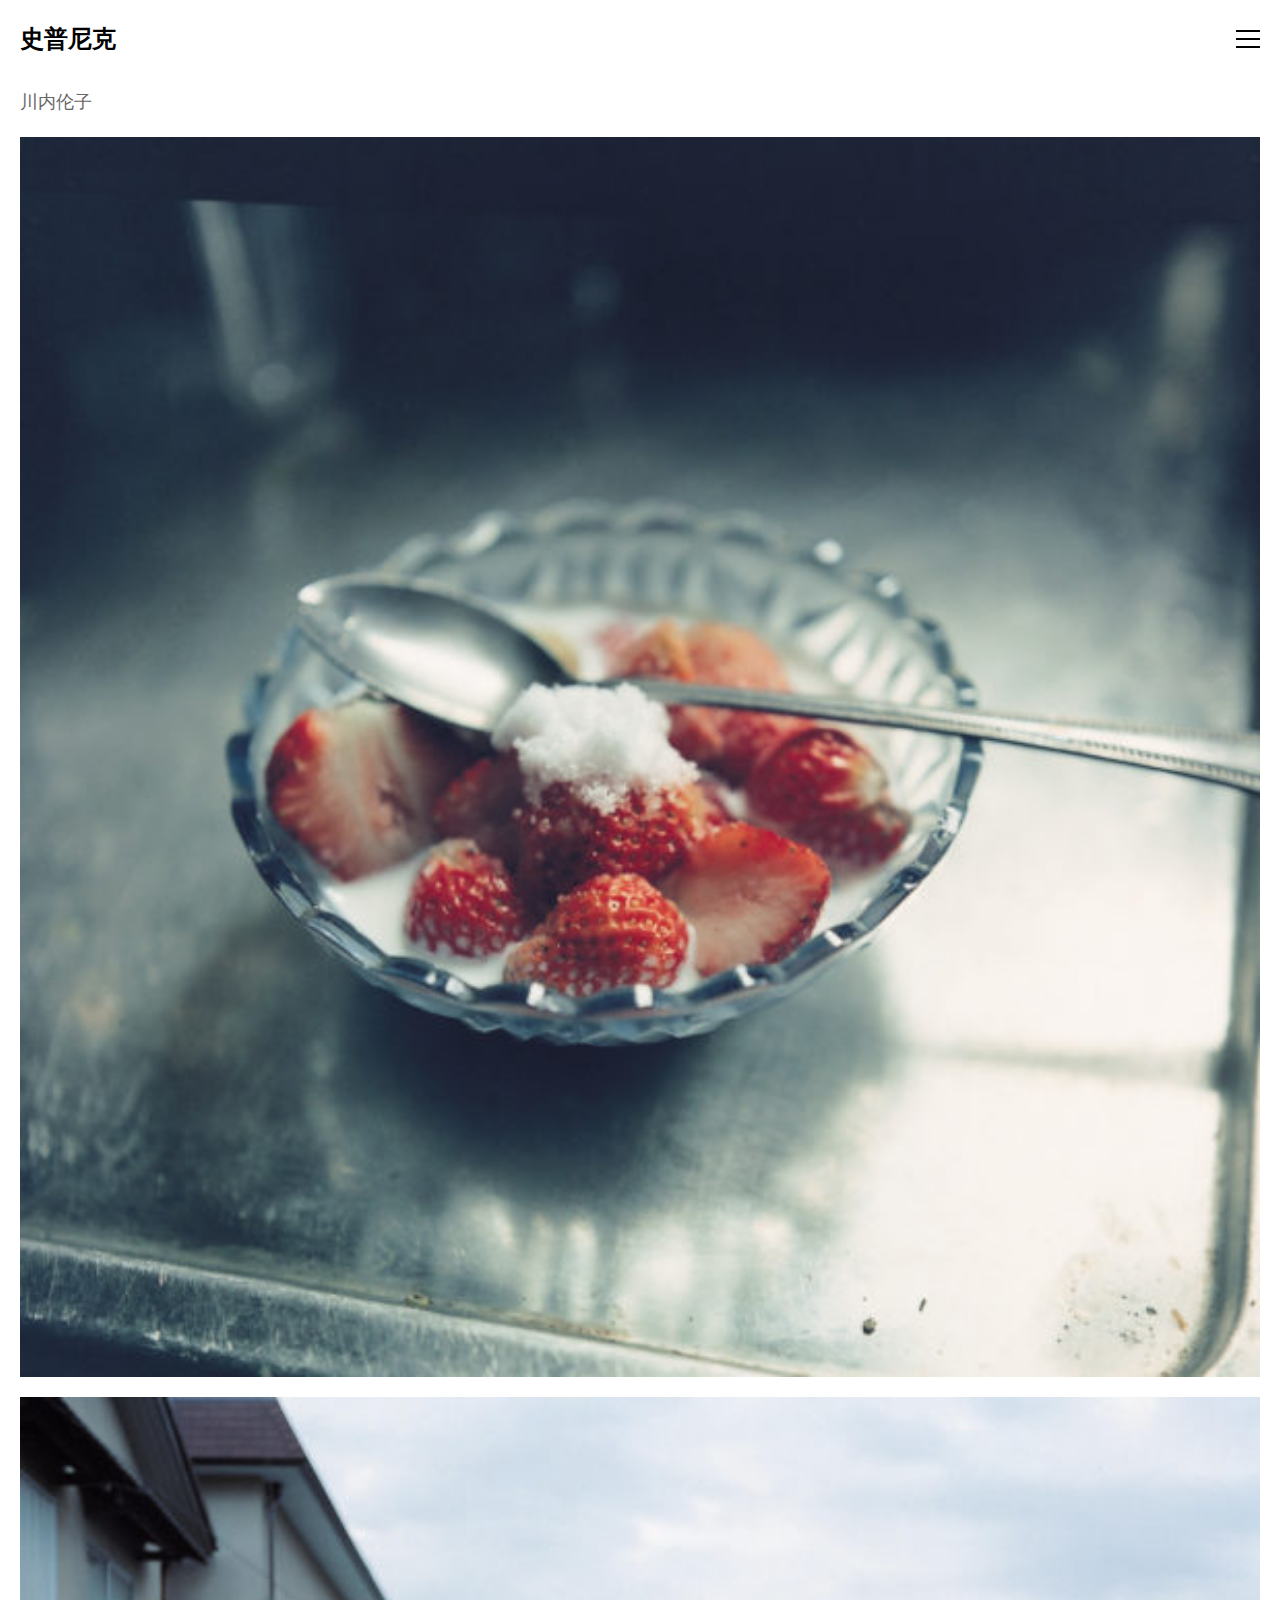
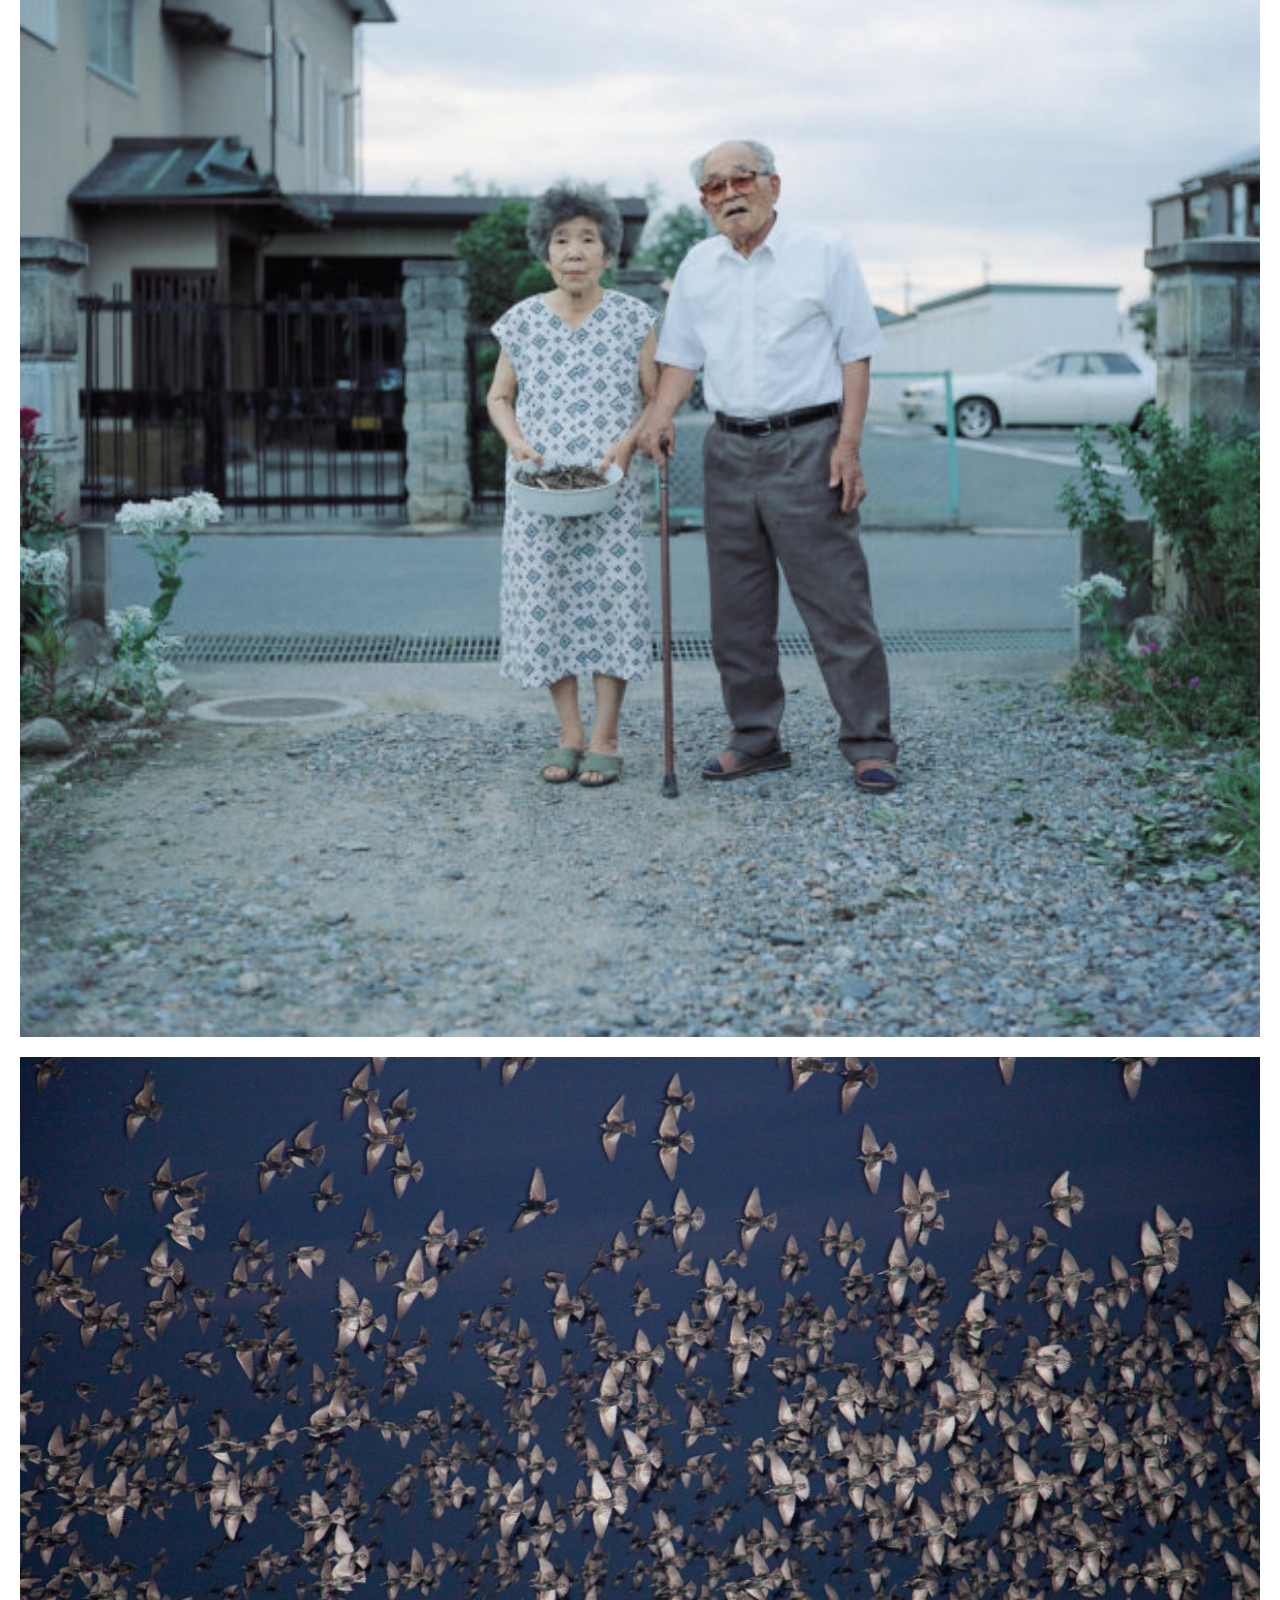
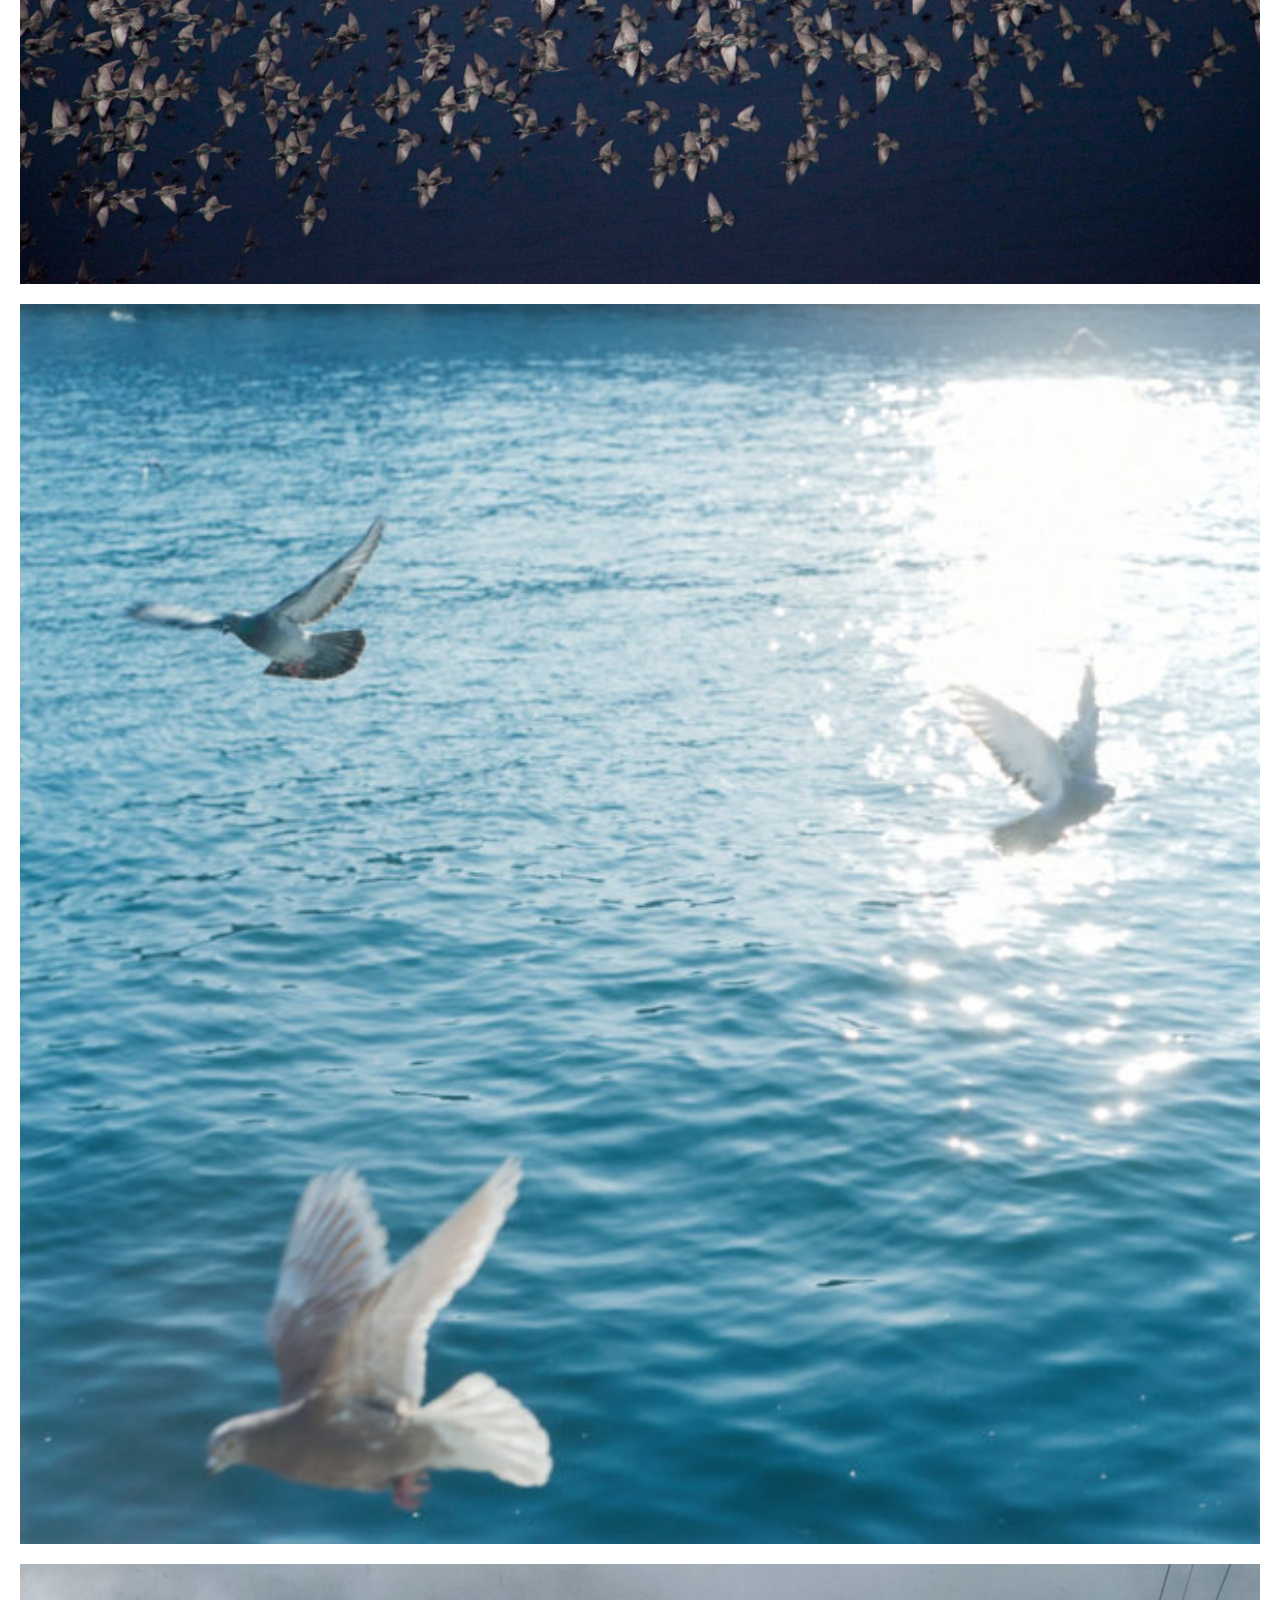
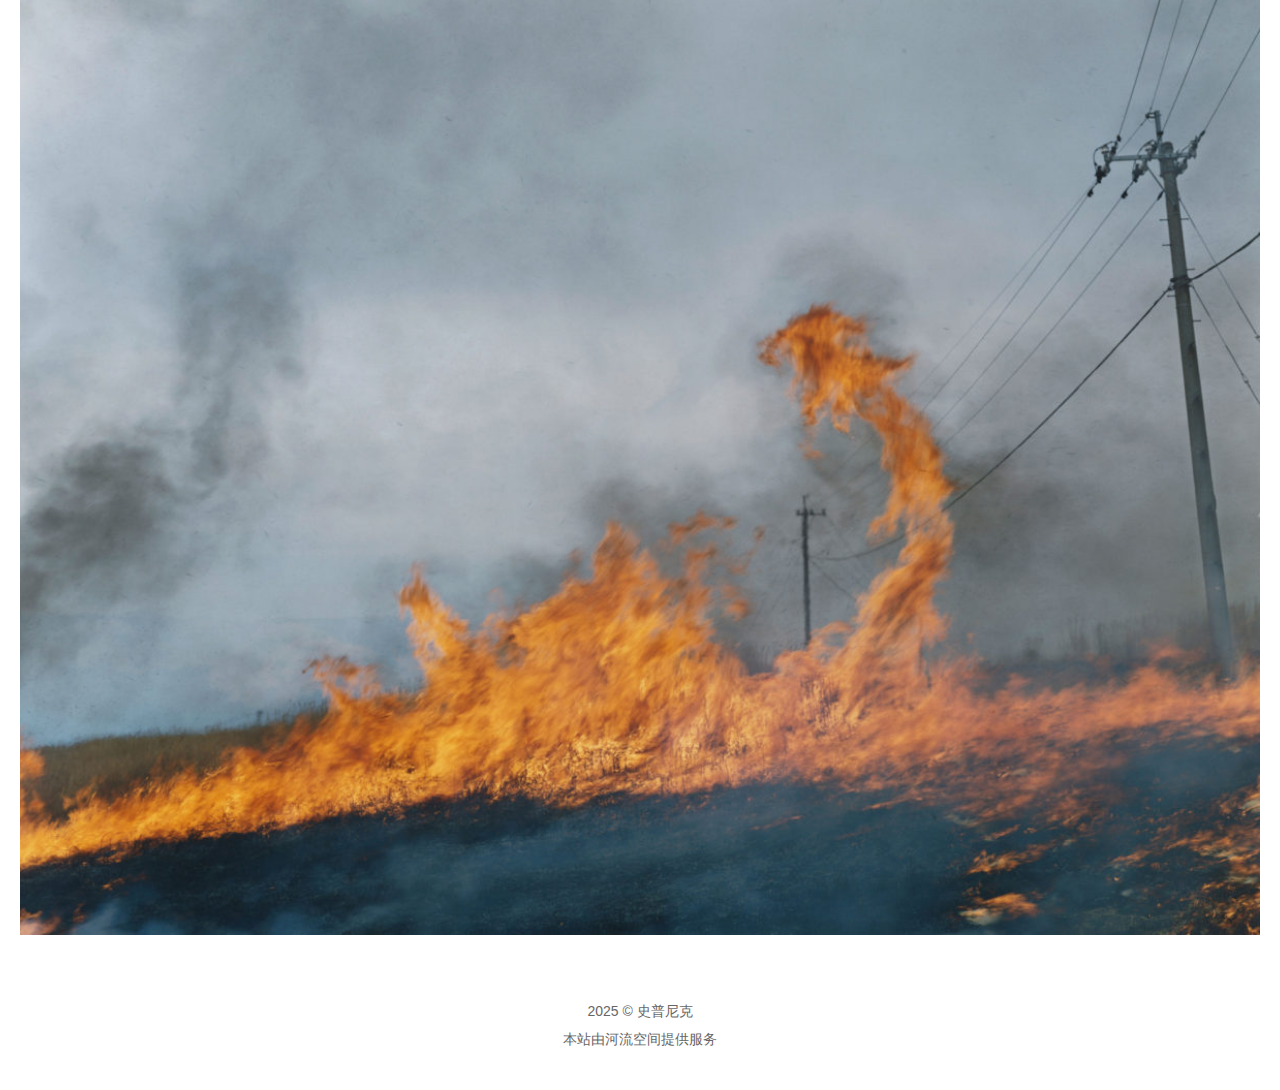
<file: kawauchi.html>
<!DOCTYPE html>
<html lang="zh">
<head>
    <meta charset="UTF-8">
    <meta name="viewport" content="width=device-width, initial-scale=1.0">
    <title>川内伦子 - 史普尼克</title>
    <link rel="stylesheet" href="styles/styles.css">
</head>
<body>
    <div class="container">
        <div id="header-container"></div>

        <main>
            <div class="page-content">
                <h2>川内伦子</h2>
                <ul>
                    <li><img src="img/r_1.jpg"></li>
                    <li><img src="img/r_3.jpg"></li>
                    <li><img src="img/r_5.jpg"></li>
                    <li><img src="img/r_7.jpg"></li>
                    <li><img src="img/r_9.jpg"></li>
                </ul>
            </div>
        </main>

        <div id="footer-container"></div>
    </div>
    <script src="js/app.js"></script>
</body>
</html>
</file>
<file: styles/styles.css>
* {
    margin: 0;
    padding: 0;
    box-sizing: border-box;
}

.page-content p {
    margin-bottom: 20px;
}

body {
    font-family: -apple-system, BlinkMacSystemFont, "Segoe UI", Roboto, sans-serif;
    line-height: 1.6;
}

.container {
    min-height: 100vh;
    display: flex;
    flex-direction: column;
    padding: 20px;
}

header {
    display: flex;
    justify-content: space-between;
    align-items: center;
    margin-bottom: 30px;
}

h1 {
    font-size: 24px;
    font-weight: normal;
}

.menu-button {
    background: none;
    border: none;
    cursor: pointer;
    padding: 0px;
    display: flex;
    flex-direction: column;
    gap: 6px;
}

.menu-button span {
    display: block;
    width: 24px;
    height: 2px;
    background-color: #000;
}

.hero-image {
    width: 100%;
    height: 50vh;  /* 修改为视窗高度的50% */
    object-fit: cover;
    background-color: #f5f5f5;
    display: block;
    max-width: 100%;
}

main {
    margin-bottom: 40px;  /* 添加底部间距 */
}

footer {
    margin-top: auto;
    text-align: center;
    color: #666;
    padding: 20px 0;  /* 添加上下内边距 */
    display: flex;
    flex-direction: column;
    align-items: center;  /* 确保内容居中对齐 */
    justify-content: center;
}

.subtitle {
    font-size: 14px;
    margin-top: 5px;
}

.drawer-overlay {
    position: fixed;
    top: 0;
    left: 0;
    width: 100%;
    height: 100vh;
    background-color: rgba(0, 0, 0, 0.5);
    opacity: 0;
    visibility: hidden;
    transition: opacity 0.3s ease;
    z-index: 999;
}

.drawer-overlay.active {
    opacity: 1;
    visibility: visible;
}

.drawer {
    position: fixed;
    top: 0;
    left: -75%;
    width: 75%;
    height: 100vh;
    background-color: white;
    transition: left 0.3s ease;
    z-index: 1000;
}

.drawer.active {
    left: 0;
}

.drawer-content {
    padding: 20px;
    padding-top: 60px;  /* 为关闭按钮留出空间 */
}

.close-button {
    position: absolute;
    top: 20px;
    right: 20px;
    background: none;
    border: none;
    font-size: 24px;
    cursor: pointer;
    padding: 10px;
}

.drawer nav ul {
    list-style: none;
}

.drawer nav ul li {
    margin-bottom: 30px;  /* 增加间距 */
}

.drawer nav ul li a {
    text-decoration: none;
    color: #000;
    font-size: 18px;
    display: block;
}

.page-content {
    padding: 0px;
}

.about-content {
    display: none;
}

.about-content h2 {
    font-size: 24px;
    font-weight: normal;
    margin-bottom: 20px;
}

.about-content p {
    margin-bottom: 20px;
    color: #333;
}

.contact-content {
    display: none;
    padding: 0 20px;
}

.contact-content h2 {
    font-size: 24px;
    font-weight: normal;
    margin-bottom: 20px;
}

.contact-content p {
    margin-bottom: 20px;
    color: #333;
}

.contact-info {
    margin-top: 30px;
}

.contact-info p {
    margin-bottom: 15px;
}

.photos-content {
    padding: 0 20px;
}

.photos-content h2 {
    font-size: 24px;
    font-weight: normal;
    margin-bottom: 30px;
}

.page-content h2 {
    font-size: 18px;  /* 减小字体大小 */
    font-weight: normal;
    margin-bottom: 20px;
    color: #666;  /* 设置深灰色 */
}

.photo-grid {
    display: flex;
    flex-direction: column;
    gap: 20px;
}

.photo-item {
    width: 100%;
}

.photo-placeholder {
    width: 100%;
    aspect-ratio: 16/9;
    background-color: #f5f5f5;
    border: 1px solid #ddd;
    position: relative;
}

.photo-placeholder::before,
.photo-placeholder::after {
    content: '';
    position: absolute;
    background-color: #ddd;
    top: 0;
    left: 0;
    right: 0;
    bottom: 0;
}

.photo-placeholder::before {
    transform: rotate(45deg);
    transform-origin: center;
}

.photo-placeholder::after {
    transform: rotate(-45deg);
    transform-origin: center;
}

.logo {
    text-decoration: none;
    color: inherit;
}

.page-content ul {
    list-style: none;
    padding: 0;
    margin: 0;
}

.page-content ul li {
    margin-bottom: 20px;  /* 设置垂直间距 */
}

.page-content ul li:last-child {
    margin-bottom: 0;  /* 最后一个元素不需要底部边距 */
}

.page-content ul li img {
    width: 100%;
    display: block;
}
</file>
